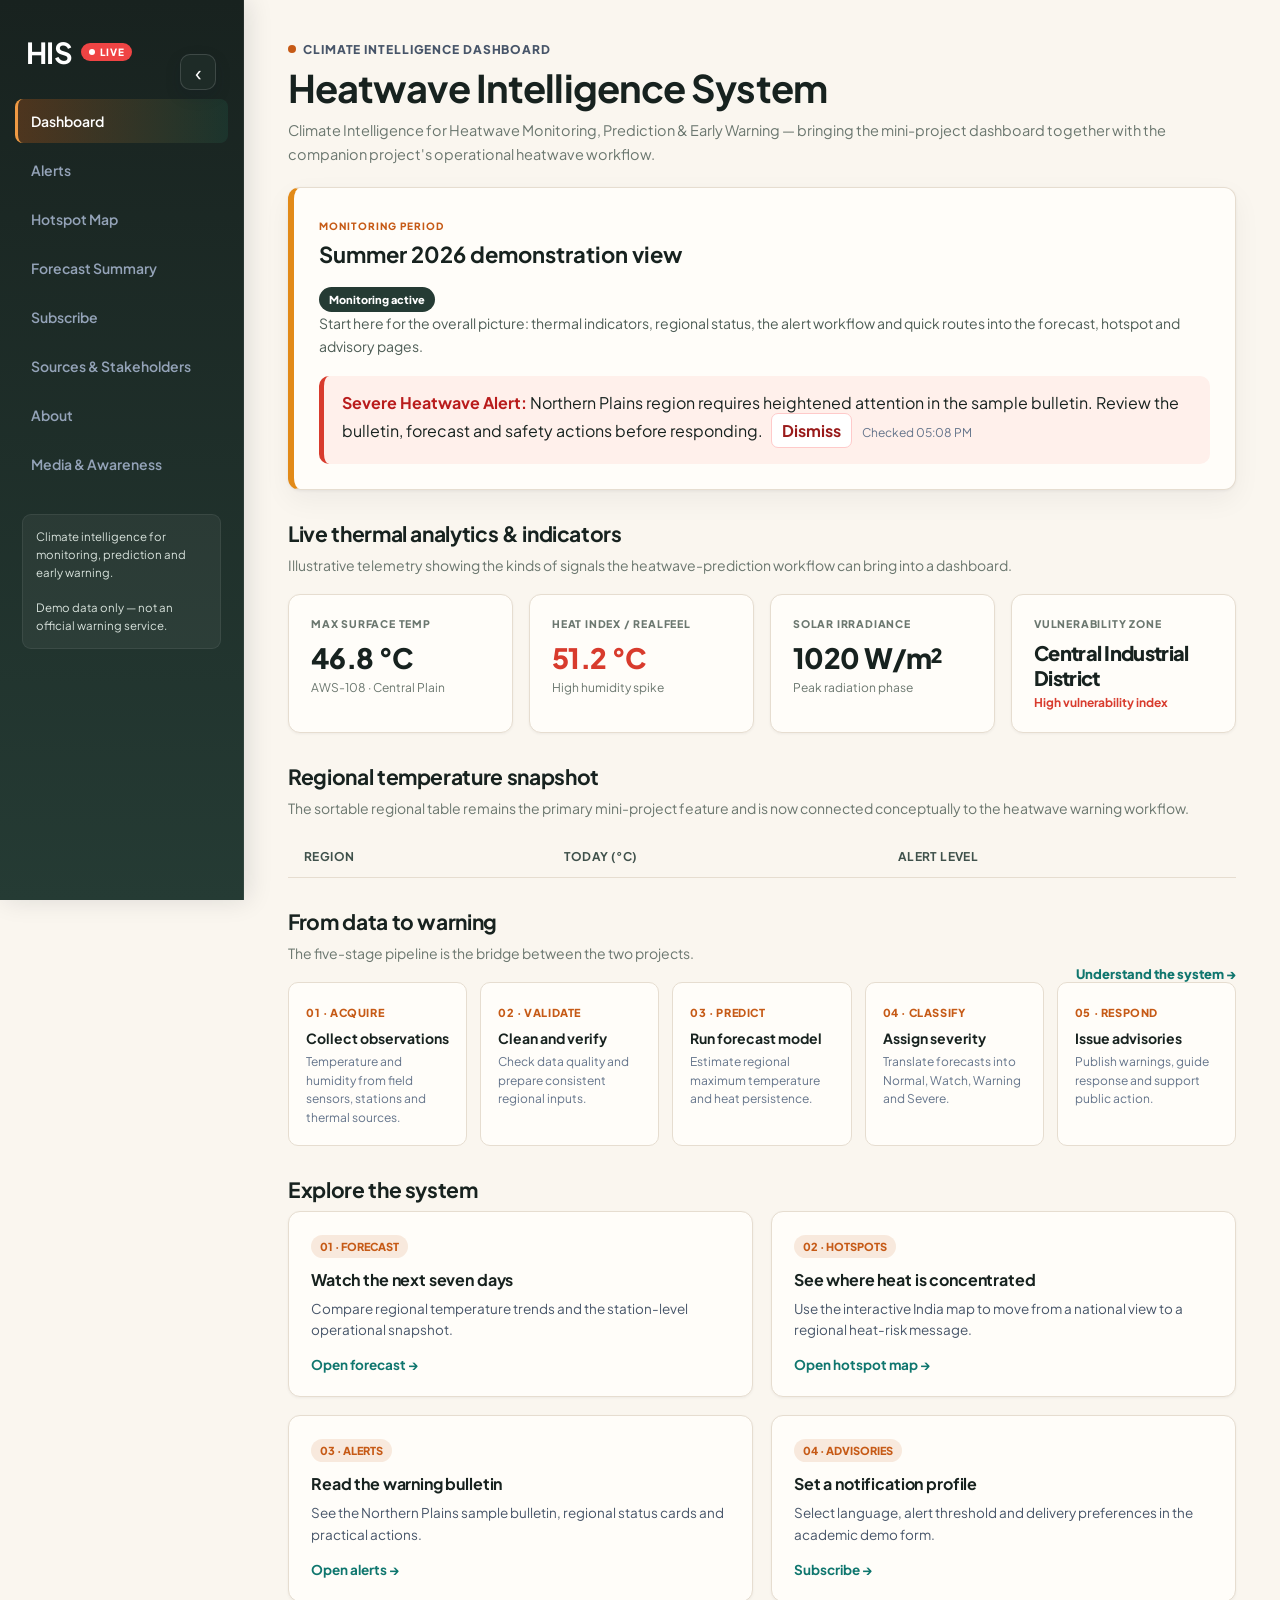
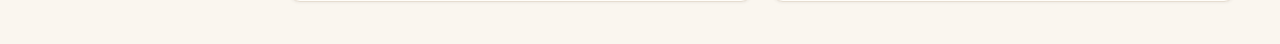
<file: WDL_Heatwave/index.html>
<!DOCTYPE html>
<html lang="en">
<head>
    <meta charset="UTF-8">
    <meta name="viewport" content="width=device-width, initial-scale=1">
    <title>Dashboard | Heatwave Intelligence System</title>
    <link rel="preconnect" href="https://fonts.googleapis.com">
    <link rel="preconnect" href="https://fonts.gstatic.com" crossorigin>
    <link href="https://fonts.googleapis.com/css2?family=Plus+Jakarta+Sans:wght@400;500;600;700;800&display=swap" rel="stylesheet">
    <link rel="stylesheet" href="style.css">
</head>
<body>
<aside class="sidebar" id="site-sidebar">
    <div class="sidebar-brand">
        <h2>HIS</h2><span class="live-dot">LIVE</span>
        <button type="button" id="sidebar-toggle" class="sidebar-toggle" aria-controls="site-sidebar" aria-expanded="true" title="Collapse sidebar">
            <span class="toggle-icon" aria-hidden="true">‹</span><span class="toggle-label">Collapse sidebar</span>
        </button>
    </div>
    <nav aria-label="Main navigation">
        <a href="index.html" class="active" aria-current="page" data-short="D">Dashboard</a><a href="alerts.html" data-short="A">Alerts</a><a href="hotspot.html" data-short="M">Hotspot Map</a><a href="forecast.html" data-short="F">Forecast Summary</a><a href="subscribe.html" data-short="S">Subscribe</a><a href="sources.html" data-short="R">Sources &amp; Stakeholders</a><a href="about.html" data-short="I">About</a><a href="media.html" data-short="W">Media &amp; Awareness</a>
    </nav>
    <div class="sidebar-note">Climate intelligence for monitoring, prediction and early warning.<br><br>Demo data only — not an official warning service.</div>
</aside>
<main class="main">
    <div class="content">
        
<section class="page-head"><div class="eyebrow">Climate intelligence dashboard</div><h1>Heatwave Intelligence System</h1><p>Climate Intelligence for Heatwave Monitoring, Prediction &amp; Early Warning — bringing the mini-project dashboard together with the companion project's operational heatwave workflow.</p></section>

<section class="hero">
    <div class="hero-heading"><div><span class="section-kicker">MONITORING PERIOD</span><h2>Summer 2026 demonstration view</h2></div><span class="season-badge">Monitoring active</span></div>
    <p>Start here for the overall picture: thermal indicators, regional status, the alert workflow and quick routes into the forecast, hotspot and advisory pages.</p>
    <div class="status-banner"><strong>Severe Heatwave Alert:</strong> Northern Plains region requires heightened attention in the sample bulletin. Review the bulletin, forecast and safety actions before responding.<button type="button" id="dismiss-alert" class="small-button">Dismiss</button><span class="status-time">Checked <span id="status-time">--:--</span></span></div>
</section>

<section class="section">
    <h2 class="section-title">Live thermal analytics &amp; indicators</h2>
    <p class="section-intro">Illustrative telemetry showing the kinds of signals the heatwave-prediction workflow can bring into a dashboard.</p>
    <div class="metrics-grid">
        <article class="metric-card"><div class="label">Max surface temp</div><div class="value">46.8 °C</div><div class="subtext">AWS-108 · Central Plain</div></article>
        <article class="metric-card"><div class="label">Heat index / RealFeel</div><div class="value alert">51.2 °C</div><div class="subtext">High humidity spike</div></article>
        <article class="metric-card"><div class="label">Solar irradiance</div><div class="value">1020 W/m²</div><div class="subtext">Peak radiation phase</div></article>
        <article class="metric-card"><div class="label">Vulnerability zone</div><div class="value value-compact">Central Industrial District</div><div class="subtext alert">High vulnerability index</div></article>
    </div>
</section>

<section class="section">
    <h2 class="section-title">Regional temperature snapshot</h2>
    <p class="section-intro">The sortable regional table remains the primary mini-project feature and is now connected conceptually to the heatwave warning workflow.</p>
    <div class="tablewrap"><table id="tbl"><thead><tr><th class="sort" data-k="name">Region</th><th class="sort" data-k="t">Today (°C)</th><th>Alert level</th></tr></thead><tbody></tbody></table></div>
</section>

<section class="section">
    <div class="section-heading-row"><div><h2 class="section-title">From data to warning</h2><p class="section-intro">The five-stage pipeline is the bridge between the two projects.</p></div><a class="section-link" href="about.html">Understand the system →</a></div>
    <div class="process-grid">
        <article class="process-step"><span class="step-no">01 · ACQUIRE</span><h3>Collect observations</h3><p>Temperature and humidity from field sensors, stations and thermal sources.</p></article>
        <article class="process-step"><span class="step-no">02 · VALIDATE</span><h3>Clean and verify</h3><p>Check data quality and prepare consistent regional inputs.</p></article>
        <article class="process-step"><span class="step-no">03 · PREDICT</span><h3>Run forecast model</h3><p>Estimate regional maximum temperature and heat persistence.</p></article>
        <article class="process-step"><span class="step-no">04 · CLASSIFY</span><h3>Assign severity</h3><p>Translate forecasts into Normal, Watch, Warning and Severe.</p></article>
        <article class="process-step"><span class="step-no">05 · RESPOND</span><h3>Issue advisories</h3><p>Publish warnings, guide response and support public action.</p></article>
    </div>
</section>

<section class="section">
    <h2 class="section-title">Explore the system</h2>
    <div class="grid-2">
        <article class="protocol-card"><span class="card-number">01 · FORECAST</span><h3>Watch the next seven days</h3><p>Compare regional temperature trends and the station-level operational snapshot.</p><a href="forecast.html">Open forecast →</a></article>
        <article class="protocol-card"><span class="card-number">02 · HOTSPOTS</span><h3>See where heat is concentrated</h3><p>Use the interactive India map to move from a national view to a regional heat-risk message.</p><a href="hotspot.html">Open hotspot map →</a></article>
        <article class="protocol-card"><span class="card-number">03 · ALERTS</span><h3>Read the warning bulletin</h3><p>See the Northern Plains sample bulletin, regional status cards and practical actions.</p><a href="alerts.html">Open alerts →</a></article>
        <article class="protocol-card"><span class="card-number">04 · ADVISORIES</span><h3>Set a notification profile</h3><p>Select language, alert threshold and delivery preferences in the academic demo form.</p><a href="subscribe.html">Subscribe →</a></article>
    </div>
</section>

    </div>
</main>
<script src="jquery-4.0.0.min.js"></script>
<script src="data.js"></script>
<script src="site.js"></script>
<script src="dashboard.js"></script>
</body>
</html>
</file>
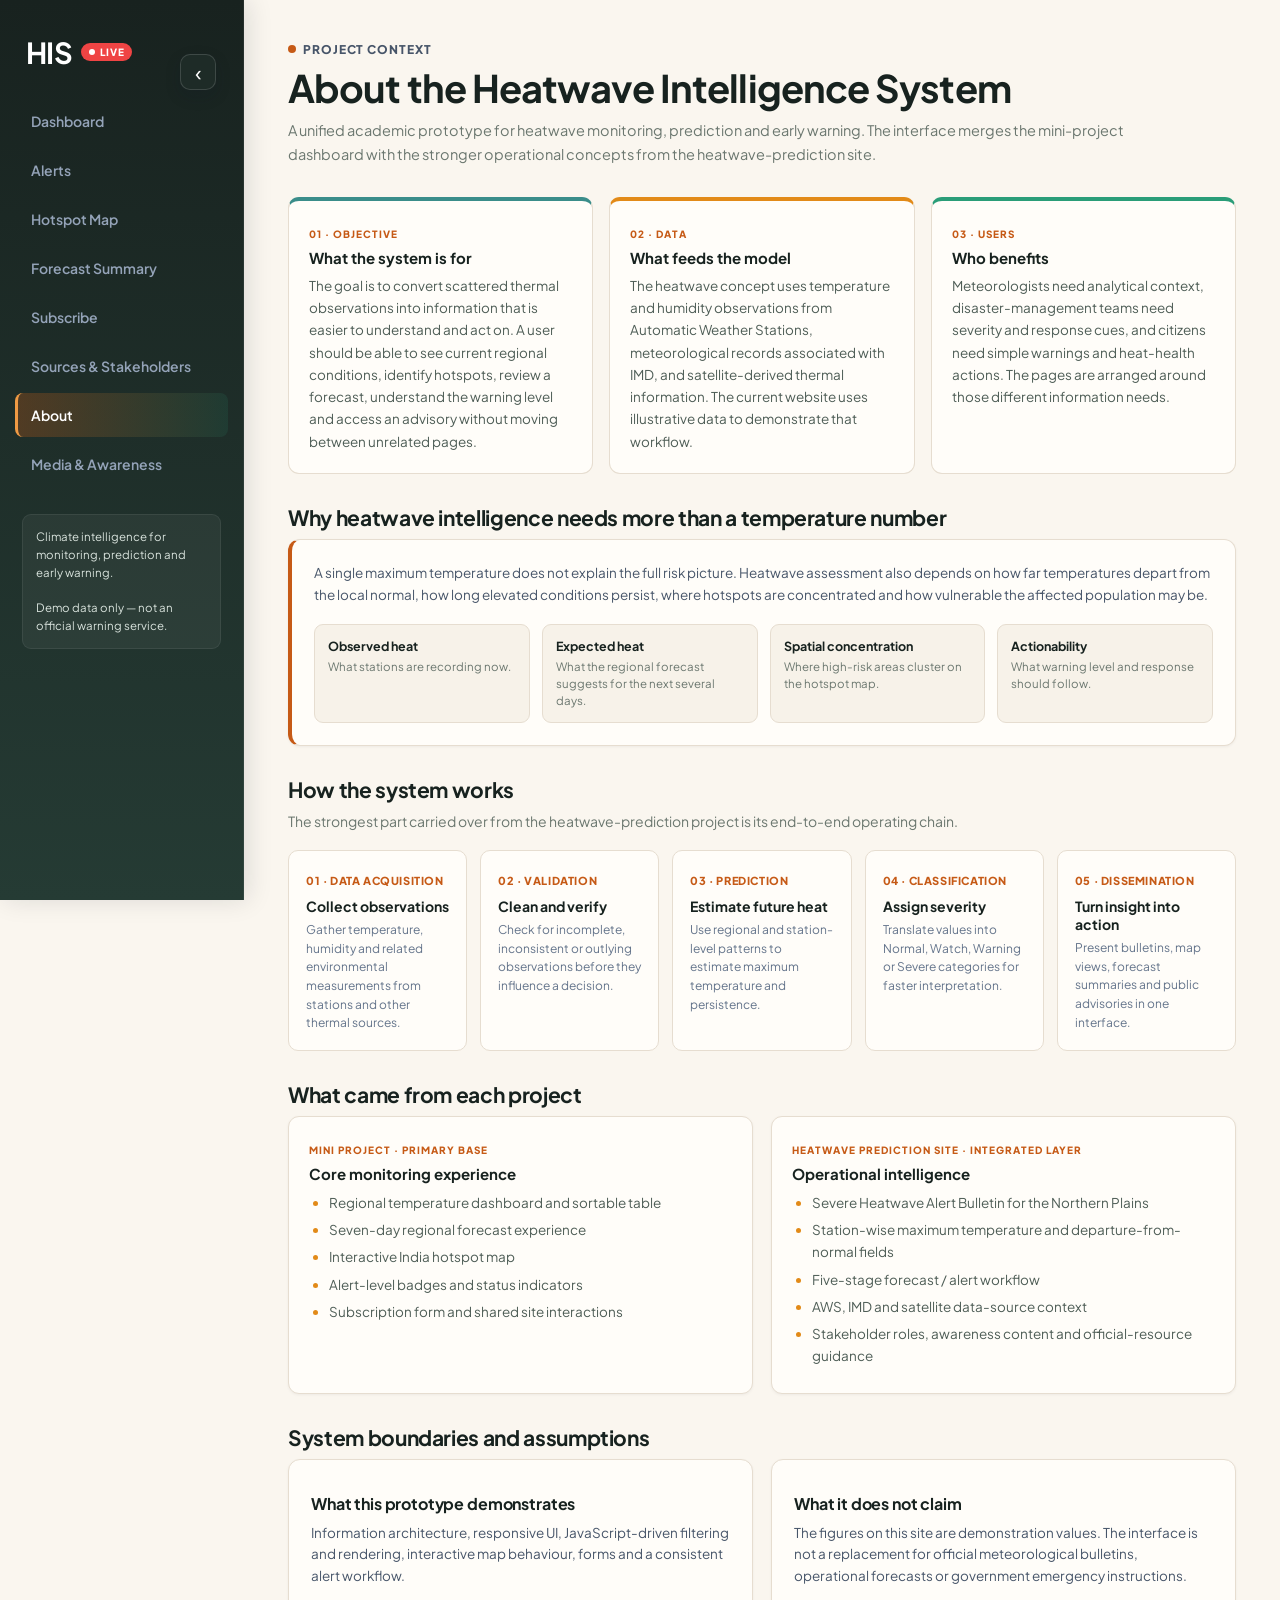
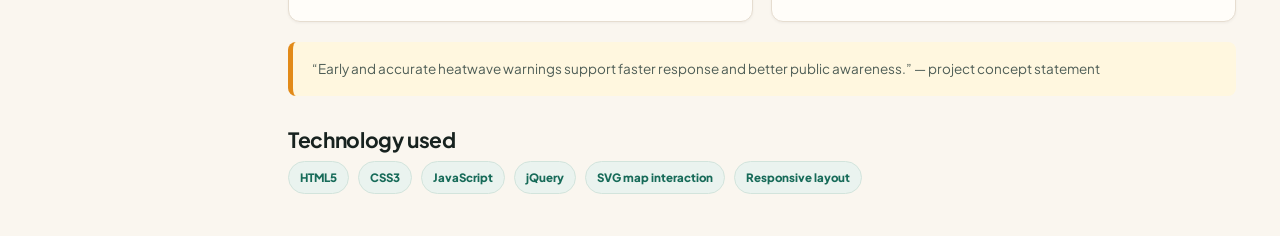
<file: WDL_Heatwave/about.html>
<!DOCTYPE html>
<html lang="en">
<head>
    <meta charset="UTF-8">
    <meta name="viewport" content="width=device-width, initial-scale=1">
    <title>About | Heatwave Intelligence System</title>
    <link rel="preconnect" href="https://fonts.googleapis.com">
    <link rel="preconnect" href="https://fonts.gstatic.com" crossorigin>
    <link href="https://fonts.googleapis.com/css2?family=Plus+Jakarta+Sans:wght@400;500;600;700;800&display=swap" rel="stylesheet">
    <link rel="stylesheet" href="style.css">
</head>
<body>
<aside class="sidebar" id="site-sidebar">
    <div class="sidebar-brand">
        <h2>HIS</h2><span class="live-dot">LIVE</span>
        <button type="button" id="sidebar-toggle" class="sidebar-toggle" aria-controls="site-sidebar" aria-expanded="true" title="Collapse sidebar">
            <span class="toggle-icon" aria-hidden="true">‹</span><span class="toggle-label">Collapse sidebar</span>
        </button>
    </div>
    <nav aria-label="Main navigation">
        <a href="index.html" data-short="D">Dashboard</a><a href="alerts.html" data-short="A">Alerts</a><a href="hotspot.html" data-short="M">Hotspot Map</a><a href="forecast.html" data-short="F">Forecast Summary</a><a href="subscribe.html" data-short="S">Subscribe</a><a href="sources.html" data-short="R">Sources &amp; Stakeholders</a><a href="about.html" class="active" aria-current="page" data-short="I">About</a><a href="media.html" data-short="W">Media &amp; Awareness</a>
    </nav>
    <div class="sidebar-note">Climate intelligence for monitoring, prediction and early warning.<br><br>Demo data only — not an official warning service.</div>
</aside>
<main class="main">
    <div class="content">
        
<section class="page-head"><div class="eyebrow">Project context</div><h1>About the Heatwave Intelligence System</h1><p>A unified academic prototype for heatwave monitoring, prediction and early warning. The interface merges the mini-project dashboard with the stronger operational concepts from the heatwave-prediction site.</p></section>

<section class="section">
    <div class="info-grid">
        <article class="info-block objective"><span class="section-kicker">01 · OBJECTIVE</span><h3>What the system is for</h3><p>The goal is to convert scattered thermal observations into information that is easier to understand and act on. A user should be able to see current regional conditions, identify hotspots, review a forecast, understand the warning level and access an advisory without moving between unrelated pages.</p></article>
        <article class="info-block sources"><span class="section-kicker">02 · DATA</span><h3>What feeds the model</h3><p>The heatwave concept uses temperature and humidity observations from Automatic Weather Stations, meteorological records associated with IMD, and satellite-derived thermal information. The current website uses illustrative data to demonstrate that workflow.</p></article>
        <article class="info-block stakeholders"><span class="section-kicker">03 · USERS</span><h3>Who benefits</h3><p>Meteorologists need analytical context, disaster-management teams need severity and response cues, and citizens need simple warnings and heat-health actions. The pages are arranged around those different information needs.</p></article>
    </div>
</section>

<section class="section">
    <h2 class="section-title">Why heatwave intelligence needs more than a temperature number</h2>
    <div class="card feature-card">
        <p class="body-copy">A single maximum temperature does not explain the full risk picture. Heatwave assessment also depends on how far temperatures depart from the local normal, how long elevated conditions persist, where hotspots are concentrated and how vulnerable the affected population may be.</p>
        <div class="mini-grid">
            <div><strong>Observed heat</strong><span>What stations are recording now.</span></div>
            <div><strong>Expected heat</strong><span>What the regional forecast suggests for the next several days.</span></div>
            <div><strong>Spatial concentration</strong><span>Where high-risk areas cluster on the hotspot map.</span></div>
            <div><strong>Actionability</strong><span>What warning level and response should follow.</span></div>
        </div>
    </div>
</section>

<section class="section">
    <h2 class="section-title">How the system works</h2>
    <p class="section-intro">The strongest part carried over from the heatwave-prediction project is its end-to-end operating chain.</p>
    <div class="process-grid">
        <article class="process-step"><span class="step-no">01 · DATA ACQUISITION</span><h3>Collect observations</h3><p>Gather temperature, humidity and related environmental measurements from stations and other thermal sources.</p></article>
        <article class="process-step"><span class="step-no">02 · VALIDATION</span><h3>Clean and verify</h3><p>Check for incomplete, inconsistent or outlying observations before they influence a decision.</p></article>
        <article class="process-step"><span class="step-no">03 · PREDICTION</span><h3>Estimate future heat</h3><p>Use regional and station-level patterns to estimate maximum temperature and persistence.</p></article>
        <article class="process-step"><span class="step-no">04 · CLASSIFICATION</span><h3>Assign severity</h3><p>Translate values into Normal, Watch, Warning or Severe categories for faster interpretation.</p></article>
        <article class="process-step"><span class="step-no">05 · DISSEMINATION</span><h3>Turn insight into action</h3><p>Present bulletins, map views, forecast summaries and public advisories in one interface.</p></article>
    </div>
</section>

<section class="section">
    <h2 class="section-title">What came from each project</h2>
    <div class="grid-2">
        <article class="list-card"><span class="section-kicker">MINI PROJECT · PRIMARY BASE</span><h3>Core monitoring experience</h3><ul><li>Regional temperature dashboard and sortable table</li><li>Seven-day regional forecast experience</li><li>Interactive India hotspot map</li><li>Alert-level badges and status indicators</li><li>Subscription form and shared site interactions</li></ul></article>
        <article class="list-card"><span class="section-kicker">HEATWAVE PREDICTION SITE · INTEGRATED LAYER</span><h3>Operational intelligence</h3><ul><li>Severe Heatwave Alert Bulletin for the Northern Plains</li><li>Station-wise maximum temperature and departure-from-normal fields</li><li>Five-stage forecast / alert workflow</li><li>AWS, IMD and satellite data-source context</li><li>Stakeholder roles, awareness content and official-resource guidance</li></ul></article>
    </div>
</section>

<section class="section">
    <h2 class="section-title">System boundaries and assumptions</h2>
    <div class="grid-2">
        <article class="card"><h3>What this prototype demonstrates</h3><p>Information architecture, responsive UI, JavaScript-driven filtering and rendering, interactive map behaviour, forms and a consistent alert workflow.</p></article>
        <article class="card"><h3>What it does not claim</h3><p>The figures on this site are demonstration values. The interface is not a replacement for official meteorological bulletins, operational forecasts or government emergency instructions.</p></article>
    </div>
    <blockquote>“Early and accurate heatwave warnings support faster response and better public awareness.” — project concept statement</blockquote>
</section>

<section class="section">
    <h2 class="section-title">Technology used</h2>
    <div class="tech-strip"><span>HTML5</span><span>CSS3</span><span>JavaScript</span><span>jQuery</span><span>SVG map interaction</span><span>Responsive layout</span></div>
</section>

    </div>
</main>
<script src="jquery-4.0.0.min.js"></script>
<script src="data.js"></script>
<script src="site.js"></script>

</body>
</html>
</file>
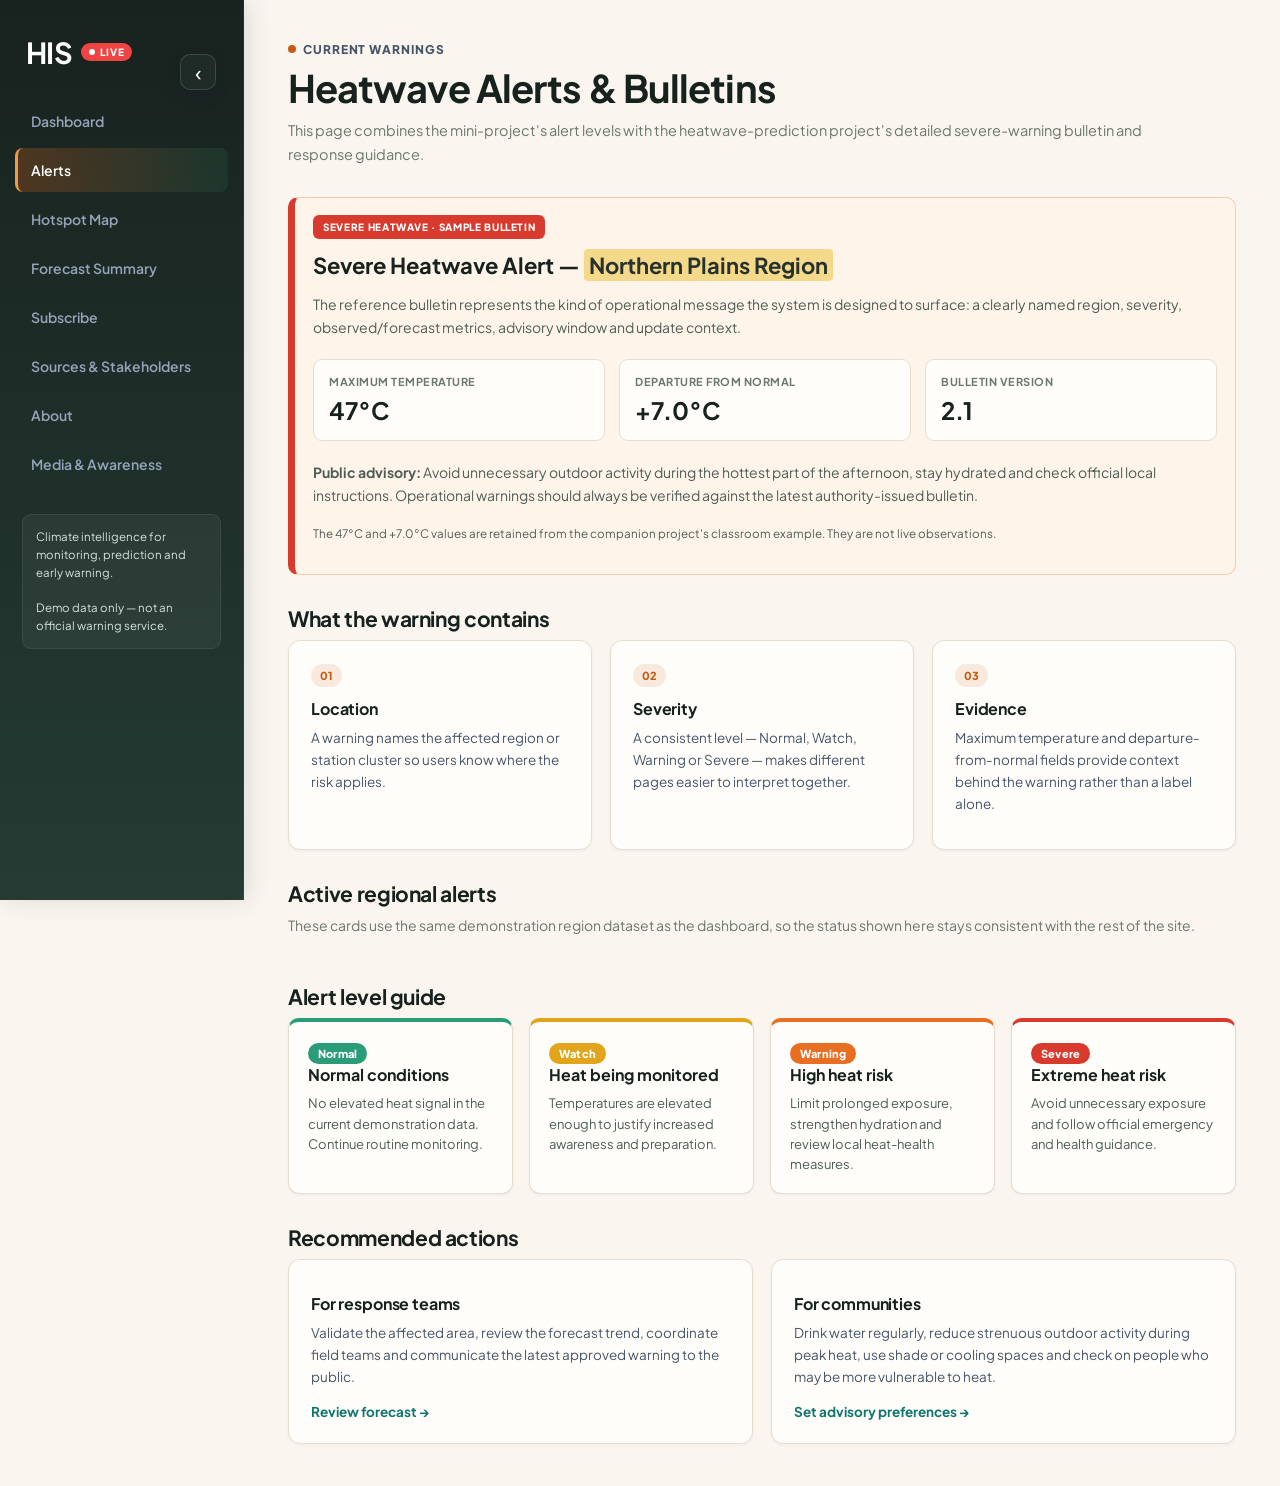
<file: WDL_Heatwave/alerts.html>
<!DOCTYPE html>
<html lang="en">
<head>
    <meta charset="UTF-8">
    <meta name="viewport" content="width=device-width, initial-scale=1">
    <title>Alerts | Heatwave Intelligence System</title>
    <link rel="preconnect" href="https://fonts.googleapis.com">
    <link rel="preconnect" href="https://fonts.gstatic.com" crossorigin>
    <link href="https://fonts.googleapis.com/css2?family=Plus+Jakarta+Sans:wght@400;500;600;700;800&display=swap" rel="stylesheet">
    <link rel="stylesheet" href="style.css">
</head>
<body>
<aside class="sidebar" id="site-sidebar">
    <div class="sidebar-brand">
        <h2>HIS</h2><span class="live-dot">LIVE</span>
        <button type="button" id="sidebar-toggle" class="sidebar-toggle" aria-controls="site-sidebar" aria-expanded="true" title="Collapse sidebar">
            <span class="toggle-icon" aria-hidden="true">‹</span><span class="toggle-label">Collapse sidebar</span>
        </button>
    </div>
    <nav aria-label="Main navigation">
        <a href="index.html" data-short="D">Dashboard</a><a href="alerts.html" class="active" aria-current="page" data-short="A">Alerts</a><a href="hotspot.html" data-short="M">Hotspot Map</a><a href="forecast.html" data-short="F">Forecast Summary</a><a href="subscribe.html" data-short="S">Subscribe</a><a href="sources.html" data-short="R">Sources &amp; Stakeholders</a><a href="about.html" data-short="I">About</a><a href="media.html" data-short="W">Media &amp; Awareness</a>
    </nav>
    <div class="sidebar-note">Climate intelligence for monitoring, prediction and early warning.<br><br>Demo data only — not an official warning service.</div>
</aside>
<main class="main">
    <div class="content">
        
<section class="page-head"><div class="eyebrow">Current warnings</div><h1>Heatwave Alerts &amp; Bulletins</h1><p>This page combines the mini-project's alert levels with the heatwave-prediction project's detailed severe-warning bulletin and response guidance.</p></section>

<section class="section">
    <div class="alert-panel" id="north-bulletin">
        <span class="alert-label">Severe heatwave · sample bulletin</span>
        <h2>Severe Heatwave Alert — <mark>Northern Plains Region</mark></h2>
        <p>The reference bulletin represents the kind of operational message the system is designed to surface: a clearly named region, severity, observed/forecast metrics, advisory window and update context.</p>
        <div class="metric-row"><div class="metric"><span>Maximum temperature</span><strong>47°C</strong></div><div class="metric"><span>Departure from normal</span><strong>+7.0°C</strong></div><div class="metric"><span>Bulletin version</span><strong>2.1</strong></div></div>
        <p><strong>Public advisory:</strong> Avoid unnecessary outdoor activity during the hottest part of the afternoon, stay hydrated and check official local instructions. Operational warnings should always be verified against the latest authority-issued bulletin.</p>
        <p><small>The 47°C and +7.0°C values are retained from the companion project's classroom example. They are not live observations.</small></p>
    </div>
</section>

<section class="section">
    <h2 class="section-title">What the warning contains</h2>
    <div class="grid">
        <article class="card"><span class="card-number">01</span><h3>Location</h3><p>A warning names the affected region or station cluster so users know where the risk applies.</p></article>
        <article class="card"><span class="card-number">02</span><h3>Severity</h3><p>A consistent level — Normal, Watch, Warning or Severe — makes different pages easier to interpret together.</p></article>
        <article class="card"><span class="card-number">03</span><h3>Evidence</h3><p>Maximum temperature and departure-from-normal fields provide context behind the warning rather than a label alone.</p></article>
    </div>
</section>

<section class="section">
    <h2 class="section-title">Active regional alerts</h2>
    <p class="section-intro">These cards use the same demonstration region dataset as the dashboard, so the status shown here stays consistent with the rest of the site.</p>
    <div id="regional-alerts" class="alerts-grid" aria-live="polite"></div>
</section>

<section class="section">
    <h2 class="section-title">Alert level guide</h2>
    <div class="alerts-grid">
        <article class="alerts-card alerts-l0"><span class="badge l0">Normal</span><h3>Normal conditions</h3><p>No elevated heat signal in the current demonstration data. Continue routine monitoring.</p></article>
        <article class="alerts-card alerts-l1"><span class="badge l1">Watch</span><h3>Heat being monitored</h3><p>Temperatures are elevated enough to justify increased awareness and preparation.</p></article>
        <article class="alerts-card alerts-l2"><span class="badge l2">Warning</span><h3>High heat risk</h3><p>Limit prolonged exposure, strengthen hydration and review local heat-health measures.</p></article>
        <article class="alerts-card alerts-l3"><span class="badge l3">Severe</span><h3>Extreme heat risk</h3><p>Avoid unnecessary exposure and follow official emergency and health guidance.</p></article>
    </div>
</section>

<section class="section">
    <h2 class="section-title">Recommended actions</h2>
    <div class="grid-2">
        <article class="protocol-card"><h3>For response teams</h3><p>Validate the affected area, review the forecast trend, coordinate field teams and communicate the latest approved warning to the public.</p><a href="forecast.html">Review forecast →</a></article>
        <article class="protocol-card"><h3>For communities</h3><p>Drink water regularly, reduce strenuous outdoor activity during peak heat, use shade or cooling spaces and check on people who may be more vulnerable to heat.</p><a href="subscribe.html">Set advisory preferences →</a></article>
    </div>
</section>

    </div>
</main>
<script src="jquery-4.0.0.min.js"></script>
<script src="site.js"></script>
<script src="data.js"></script>
<script src="alerts.js"></script>

</body>
</html>
</file>
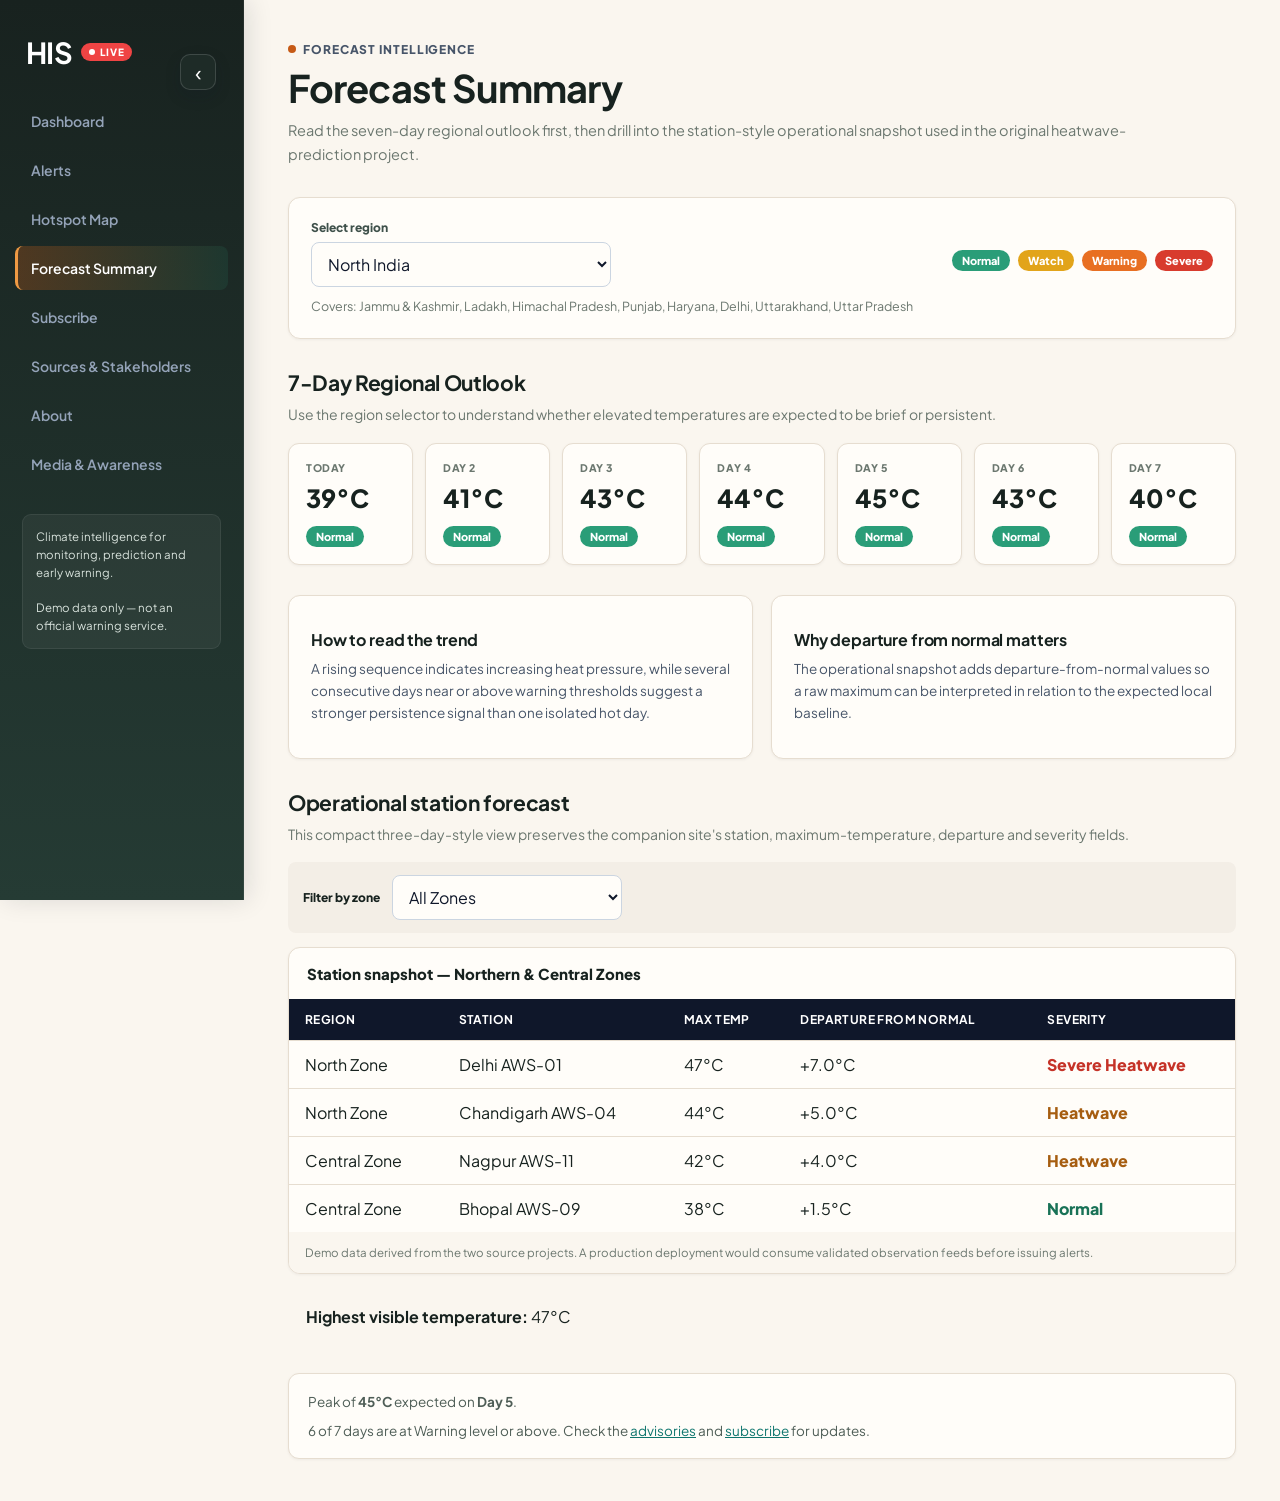
<file: WDL_Heatwave/forecast.html>
<!DOCTYPE html>
<html lang="en">
<head>
    <meta charset="UTF-8">
    <meta name="viewport" content="width=device-width, initial-scale=1">
    <title>Forecast Summary | Heatwave Intelligence System</title>
    <link rel="preconnect" href="https://fonts.googleapis.com">
    <link rel="preconnect" href="https://fonts.gstatic.com" crossorigin>
    <link href="https://fonts.googleapis.com/css2?family=Plus+Jakarta+Sans:wght@400;500;600;700;800&display=swap" rel="stylesheet">
    <link rel="stylesheet" href="style.css">
</head>
<body>
<aside class="sidebar" id="site-sidebar">
    <div class="sidebar-brand">
        <h2>HIS</h2><span class="live-dot">LIVE</span>
        <button type="button" id="sidebar-toggle" class="sidebar-toggle" aria-controls="site-sidebar" aria-expanded="true" title="Collapse sidebar">
            <span class="toggle-icon" aria-hidden="true">‹</span><span class="toggle-label">Collapse sidebar</span>
        </button>
    </div>
    <nav aria-label="Main navigation">
        <a href="index.html" data-short="D">Dashboard</a><a href="alerts.html" data-short="A">Alerts</a><a href="hotspot.html" data-short="M">Hotspot Map</a><a href="forecast.html" class="active" aria-current="page" data-short="F">Forecast Summary</a><a href="subscribe.html" data-short="S">Subscribe</a><a href="sources.html" data-short="R">Sources &amp; Stakeholders</a><a href="about.html" data-short="I">About</a><a href="media.html" data-short="W">Media &amp; Awareness</a>
    </nav>
    <div class="sidebar-note">Climate intelligence for monitoring, prediction and early warning.<br><br>Demo data only — not an official warning service.</div>
</aside>
<main class="main">
    <div class="content">
        
<section class="page-head"><div class="eyebrow">Forecast intelligence</div><h1>Forecast Summary</h1><p>Read the seven-day regional outlook first, then drill into the station-style operational snapshot used in the original heatwave-prediction project.</p></section>

<section class="section">
    <div class="panel">
        <div class="forecast-toolbar"><div><label class="forecast-label" for="region-select">Select region</label><select id="region-select" class="forecast-select"></select></div><div class="forecast-legend"><span class="forecast-pill level-normal">Normal</span><span class="forecast-pill level-watch">Watch</span><span class="forecast-pill level-warning">Warning</span><span class="forecast-pill level-severe">Severe</span></div></div>
        <p id="region-covers" class="forecast-covers"></p>
    </div>
</section>

<section class="section">
    <h2 class="section-title">7-Day Regional Outlook</h2>
    <p class="section-intro">Use the region selector to understand whether elevated temperatures are expected to be brief or persistent.</p>
    <div id="forecast-grid" class="forecast-grid" aria-live="polite"></div>
</section>

<section class="section">
    <div class="grid-2">
        <article class="card"><h3>How to read the trend</h3><p>A rising sequence indicates increasing heat pressure, while several consecutive days near or above warning thresholds suggest a stronger persistence signal than one isolated hot day.</p></article>
        <article class="card"><h3>Why departure from normal matters</h3><p>The operational snapshot adds departure-from-normal values so a raw maximum can be interpreted in relation to the expected local baseline.</p></article>
    </div>
</section>

<section class="section">
    <h2 class="section-title">Operational station forecast</h2>
    <p class="section-intro">This compact three-day-style view preserves the companion site's station, maximum-temperature, departure and severity fields.</p>
    <div class="filter-bar"><label for="forecast-filter">Filter by zone</label><select id="forecast-filter"><option value="all">All Zones</option><option value="north zone">North Zone</option><option value="central zone">Central Zone</option></select></div>
    <div class="table-wrapper spaced-table"><table id="forecast-table"><caption>Station snapshot — Northern &amp; Central Zones</caption><thead><tr><th>Region</th><th>Station</th><th>Max Temp</th><th>Departure from Normal</th><th>Severity</th></tr></thead><tbody></tbody><tfoot><tr><td colspan="5">Demo data derived from the two source projects. A production deployment would consume validated observation feeds before issuing alerts.</td></tr></tfoot></table></div>
    <div class="highlight-box tight-highlight"><strong>Highest visible temperature:</strong> <span id="highest-temp">—</span></div>
</section>

<section class="section"><div id="forecast-summary" class="forecast-summary" aria-live="polite"></div></section>

    </div>
</main>
<script src="jquery-4.0.0.min.js"></script>
<script src="data.js"></script>
<script src="site.js"></script>
<script src="forecast.js"></script>
</body>
</html>
</file>
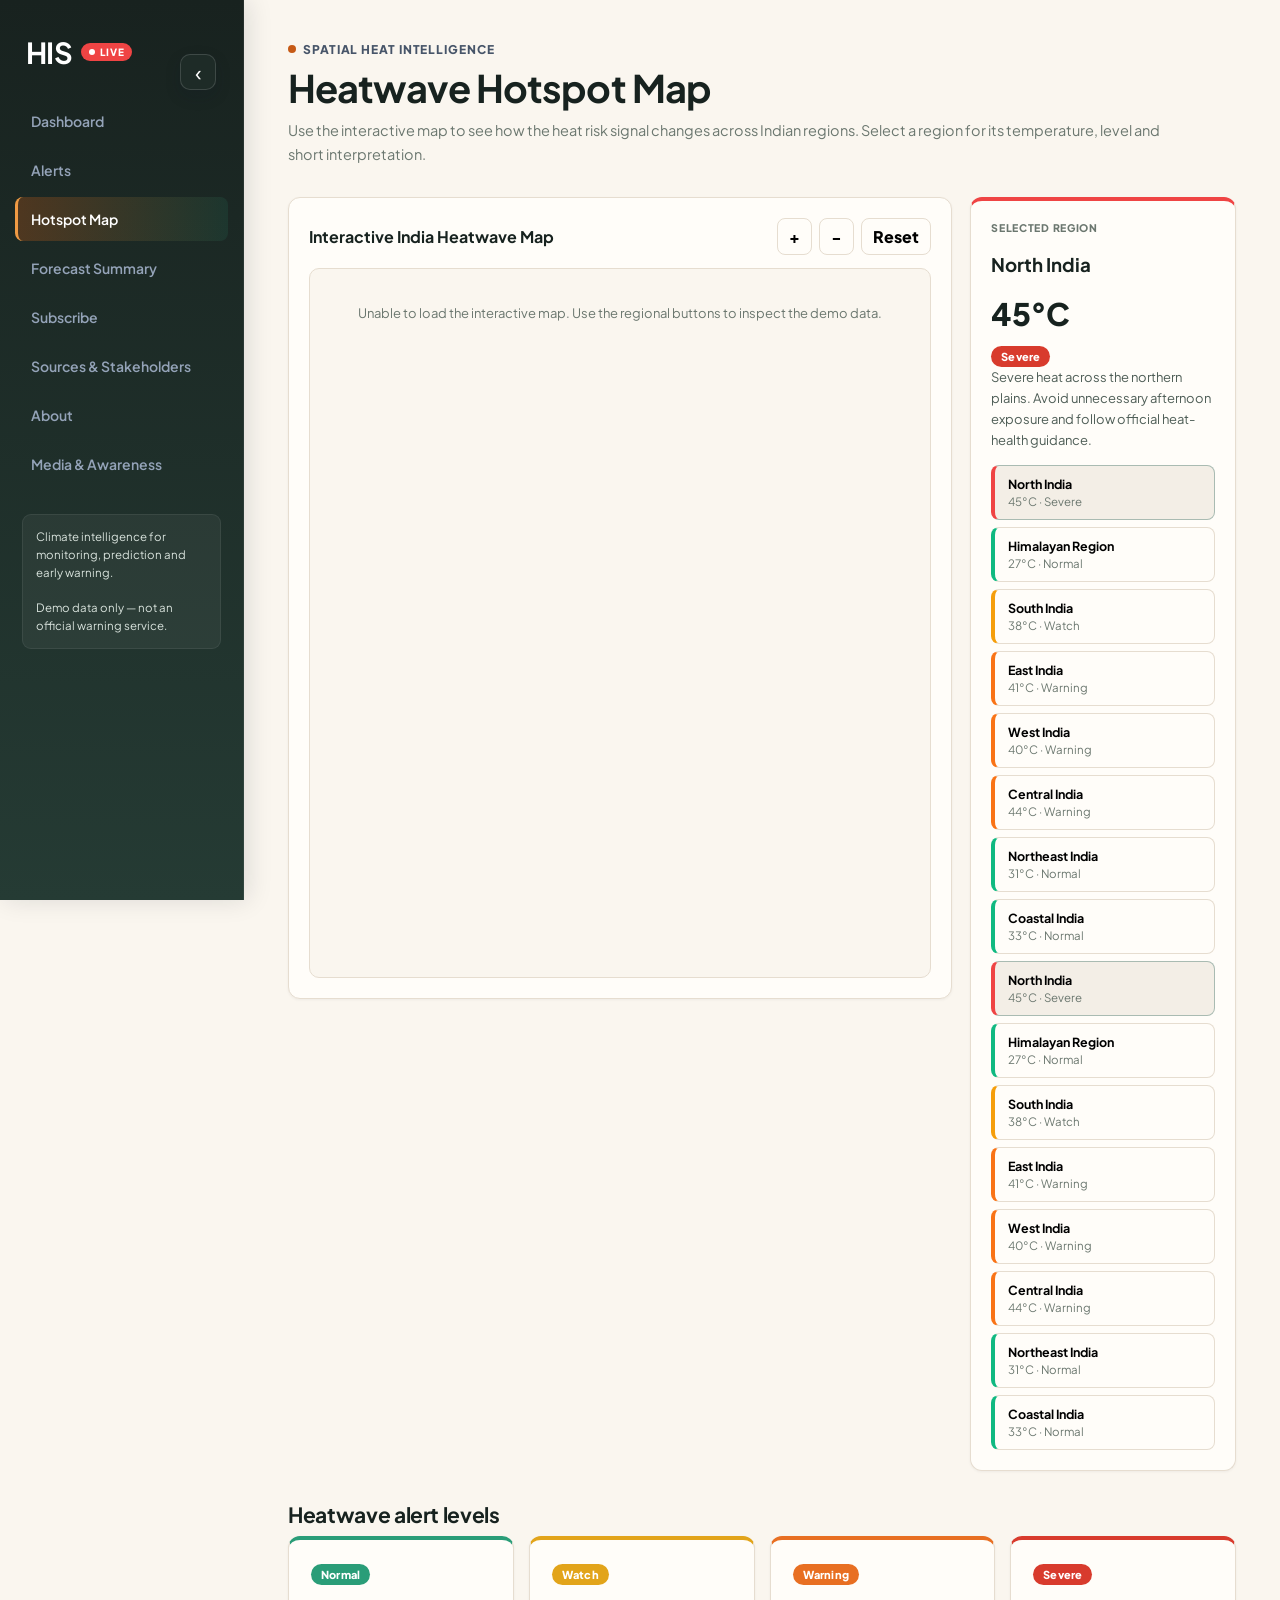
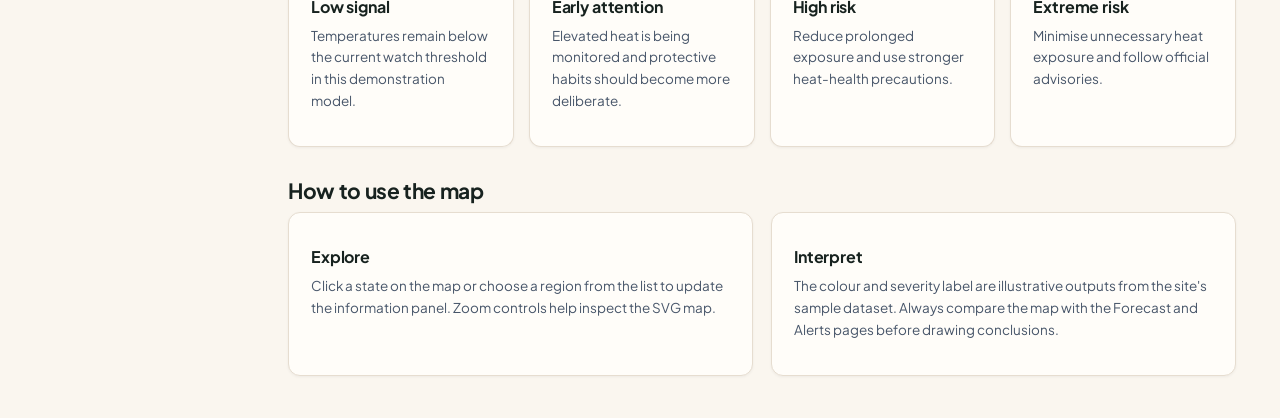
<file: WDL_Heatwave/hotspot.html>
<!DOCTYPE html>
<html lang="en">
<head>
    <meta charset="UTF-8">
    <meta name="viewport" content="width=device-width, initial-scale=1">
    <title>Hotspot Map | Heatwave Intelligence System</title>
    <link rel="preconnect" href="https://fonts.googleapis.com">
    <link rel="preconnect" href="https://fonts.gstatic.com" crossorigin>
    <link href="https://fonts.googleapis.com/css2?family=Plus+Jakarta+Sans:wght@400;500;600;700;800&display=swap" rel="stylesheet">
    <link rel="stylesheet" href="style.css">
</head>
<body>
<aside class="sidebar" id="site-sidebar">
    <div class="sidebar-brand">
        <h2>HIS</h2><span class="live-dot">LIVE</span>
        <button type="button" id="sidebar-toggle" class="sidebar-toggle" aria-controls="site-sidebar" aria-expanded="true" title="Collapse sidebar">
            <span class="toggle-icon" aria-hidden="true">‹</span><span class="toggle-label">Collapse sidebar</span>
        </button>
    </div>
    <nav aria-label="Main navigation">
        <a href="index.html" data-short="D">Dashboard</a><a href="alerts.html" data-short="A">Alerts</a><a href="hotspot.html" class="active" aria-current="page" data-short="M">Hotspot Map</a><a href="forecast.html" data-short="F">Forecast Summary</a><a href="subscribe.html" data-short="S">Subscribe</a><a href="sources.html" data-short="R">Sources &amp; Stakeholders</a><a href="about.html" data-short="I">About</a><a href="media.html" data-short="W">Media &amp; Awareness</a>
    </nav>
    <div class="sidebar-note">Climate intelligence for monitoring, prediction and early warning.<br><br>Demo data only — not an official warning service.</div>
</aside>
<main class="main">
    <div class="content">
        <section class="page-head"><div class="eyebrow">Spatial heat intelligence</div><h1>Heatwave Hotspot Map</h1><p>Use the interactive map to see how the heat risk signal changes across Indian regions. Select a region for its temperature, level and short interpretation.</p></section>

<section class="section">
    <div class="map-layout">
        <div class="hotspot-map-box">
            <div class="map-toolbar"><h3>Interactive India Heatwave Map</h3><div class="map-buttons"><button type="button" id="zoomIn" aria-label="Zoom in">+</button><button type="button" id="zoomOut" aria-label="Zoom out">−</button><button type="button" id="resetMap" aria-label="Reset map">Reset</button></div></div>
            <div class="map-container"><div id="mapLoading" class="map-loading">Loading India map…</div><svg id="indiaMap" viewBox="0 0 900 920" role="img" aria-label="Interactive India heatwave hotspot map"><g id="mapGroup"></g></svg></div>
        </div>
        <aside class="hotspot-info" id="hotspotInfo"><div class="hotspot-label">Selected region</div><h3 id="selectedRegion">North India</h3><div class="hotspot-temp" id="selectedTemperature">45°C</div><div id="selectedBadge"><span class="badge l3">Severe</span></div><p class="hotspot-message" id="selectedMessage">Select a state or region to view the demonstration heat-risk message.</p><div id="regionList" class="region-list"></div></aside>
    </div>
</section>

<section class="section">
    <h2 class="section-title">Heatwave alert levels</h2>
    <div class="hotspot-guide">
        <article class="guide-card guide-l0"><span class="badge l0">Normal</span><h3>Low signal</h3><p>Temperatures remain below the current watch threshold in this demonstration model.</p></article>
        <article class="guide-card guide-l1"><span class="badge l1">Watch</span><h3>Early attention</h3><p>Elevated heat is being monitored and protective habits should become more deliberate.</p></article>
        <article class="guide-card guide-l2"><span class="badge l2">Warning</span><h3>High risk</h3><p>Reduce prolonged exposure and use stronger heat-health precautions.</p></article>
        <article class="guide-card guide-l3"><span class="badge l3">Severe</span><h3>Extreme risk</h3><p>Minimise unnecessary heat exposure and follow official advisories.</p></article>
    </div>
</section>

<section class="section">
    <h2 class="section-title">How to use the map</h2>
    <div class="grid-2">
        <article class="card"><h3>Explore</h3><p>Click a state on the map or choose a region from the list to update the information panel. Zoom controls help inspect the SVG map.</p></article>
        <article class="card"><h3>Interpret</h3><p>The colour and severity label are illustrative outputs from the site's sample dataset. Always compare the map with the Forecast and Alerts pages before drawing conclusions.</p></article>
    </div>
</section>

    </div>
</main>
<script src="jquery-4.0.0.min.js"></script>
<script src="site.js"></script>
<script src="data.js"></script>
<script src="hotspot.js"></script>
</body>
</html>
</file>
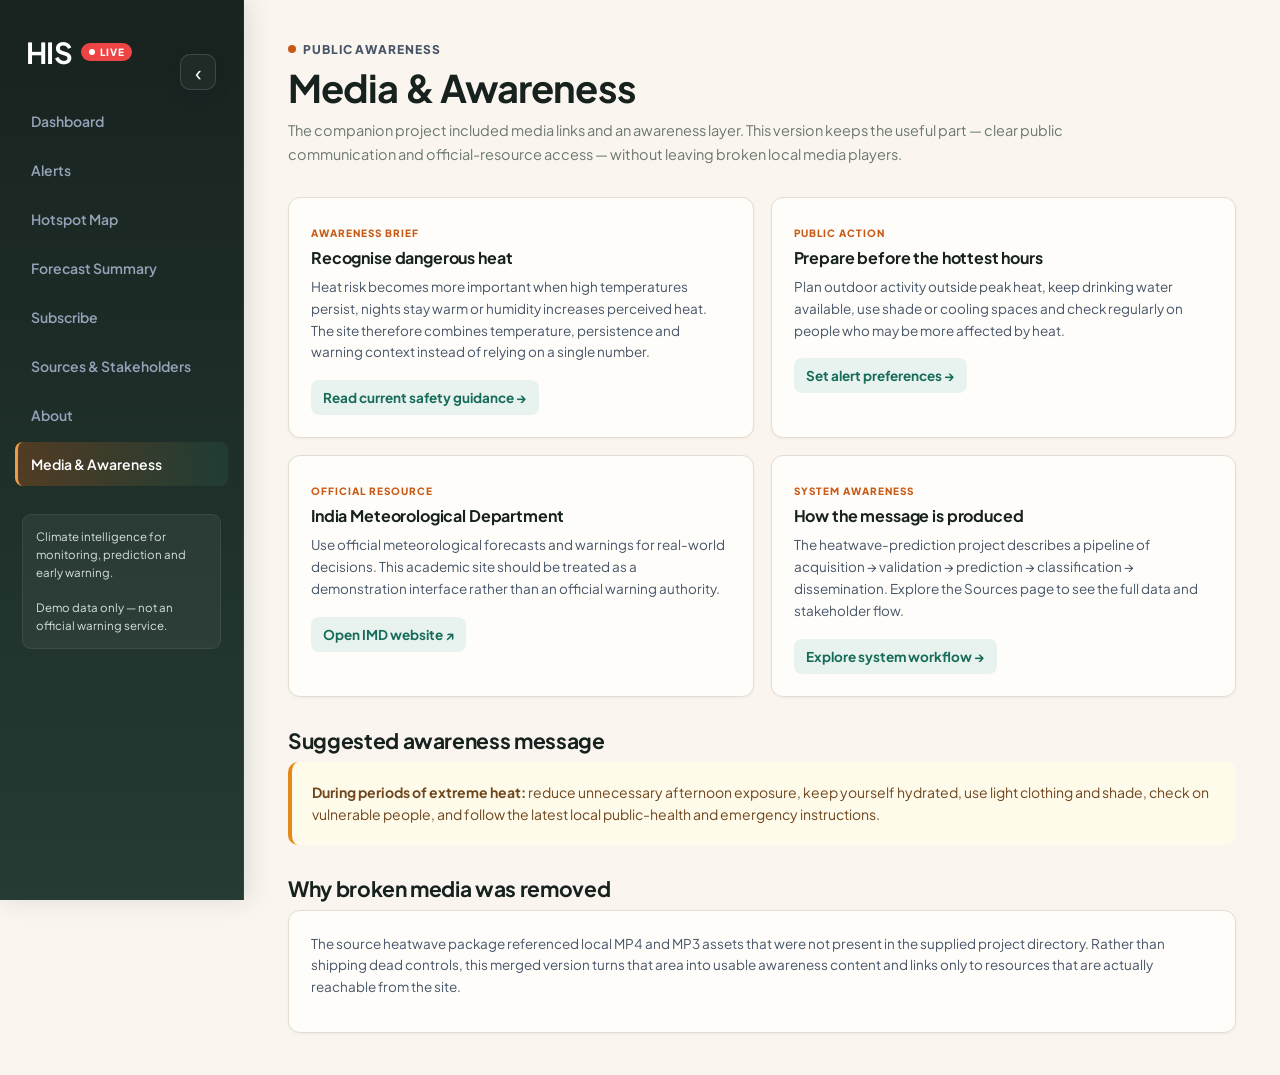
<file: WDL_Heatwave/media.html>
<!DOCTYPE html>
<html lang="en">
<head>
    <meta charset="UTF-8">
    <meta name="viewport" content="width=device-width, initial-scale=1">
    <title>Media & Awareness | Heatwave Intelligence System</title>
    <link rel="preconnect" href="https://fonts.googleapis.com">
    <link rel="preconnect" href="https://fonts.gstatic.com" crossorigin>
    <link href="https://fonts.googleapis.com/css2?family=Plus+Jakarta+Sans:wght@400;500;600;700;800&display=swap" rel="stylesheet">
    <link rel="stylesheet" href="style.css">
</head>
<body>
<aside class="sidebar" id="site-sidebar">
    <div class="sidebar-brand">
        <h2>HIS</h2><span class="live-dot">LIVE</span>
        <button type="button" id="sidebar-toggle" class="sidebar-toggle" aria-controls="site-sidebar" aria-expanded="true" title="Collapse sidebar">
            <span class="toggle-icon" aria-hidden="true">‹</span><span class="toggle-label">Collapse sidebar</span>
        </button>
    </div>
    <nav aria-label="Main navigation">
        <a href="index.html" data-short="D">Dashboard</a><a href="alerts.html" data-short="A">Alerts</a><a href="hotspot.html" data-short="M">Hotspot Map</a><a href="forecast.html" data-short="F">Forecast Summary</a><a href="subscribe.html" data-short="S">Subscribe</a><a href="sources.html" data-short="R">Sources &amp; Stakeholders</a><a href="about.html" data-short="I">About</a><a href="media.html" class="active" aria-current="page" data-short="W">Media &amp; Awareness</a>
    </nav>
    <div class="sidebar-note">Climate intelligence for monitoring, prediction and early warning.<br><br>Demo data only — not an official warning service.</div>
</aside>
<main class="main">
    <div class="content">
        
<section class="page-head"><div class="eyebrow">Public awareness</div><h1>Media &amp; Awareness</h1><p>The companion project included media links and an awareness layer. This version keeps the useful part — clear public communication and official-resource access — without leaving broken local media players.</p></section>

<section class="section">
    <div class="media-grid">
        <article class="media-card"><span class="section-kicker">AWARENESS BRIEF</span><h3>Recognise dangerous heat</h3><p>Heat risk becomes more important when high temperatures persist, nights stay warm or humidity increases perceived heat. The site therefore combines temperature, persistence and warning context instead of relying on a single number.</p><a class="media-link" href="alerts.html">Read current safety guidance →</a></article>
        <article class="media-card"><span class="section-kicker">PUBLIC ACTION</span><h3>Prepare before the hottest hours</h3><p>Plan outdoor activity outside peak heat, keep drinking water available, use shade or cooling spaces and check regularly on people who may be more affected by heat.</p><a class="media-link" href="subscribe.html">Set alert preferences →</a></article>
        <article class="media-card"><span class="section-kicker">OFFICIAL RESOURCE</span><h3>India Meteorological Department</h3><p>Use official meteorological forecasts and warnings for real-world decisions. This academic site should be treated as a demonstration interface rather than an official warning authority.</p><a class="media-link" href="https://mausam.imd.gov.in" target="_blank" rel="noopener noreferrer">Open IMD website ↗</a></article>
        <article class="media-card"><span class="section-kicker">SYSTEM AWARENESS</span><h3>How the message is produced</h3><p>The heatwave-prediction project describes a pipeline of acquisition → validation → prediction → classification → dissemination. Explore the Sources page to see the full data and stakeholder flow.</p><a class="media-link" href="sources.html">Explore system workflow →</a></article>
    </div>
</section>

<section class="section">
    <h2 class="section-title">Suggested awareness message</h2>
    <div class="notice large-notice"><strong>During periods of extreme heat:</strong> reduce unnecessary afternoon exposure, keep yourself hydrated, use light clothing and shade, check on vulnerable people, and follow the latest local public-health and emergency instructions.</div>
</section>

<section class="section">
    <h2 class="section-title">Why broken media was removed</h2>
    <div class="card"><p class="body-copy">The source heatwave package referenced local MP4 and MP3 assets that were not present in the supplied project directory. Rather than shipping dead controls, this merged version turns that area into usable awareness content and links only to resources that are actually reachable from the site.</p></div>
</section>

    </div>
</main>
<script src="jquery-4.0.0.min.js"></script>
<script src="data.js"></script>
<script src="site.js"></script>

</body>
</html>
</file>
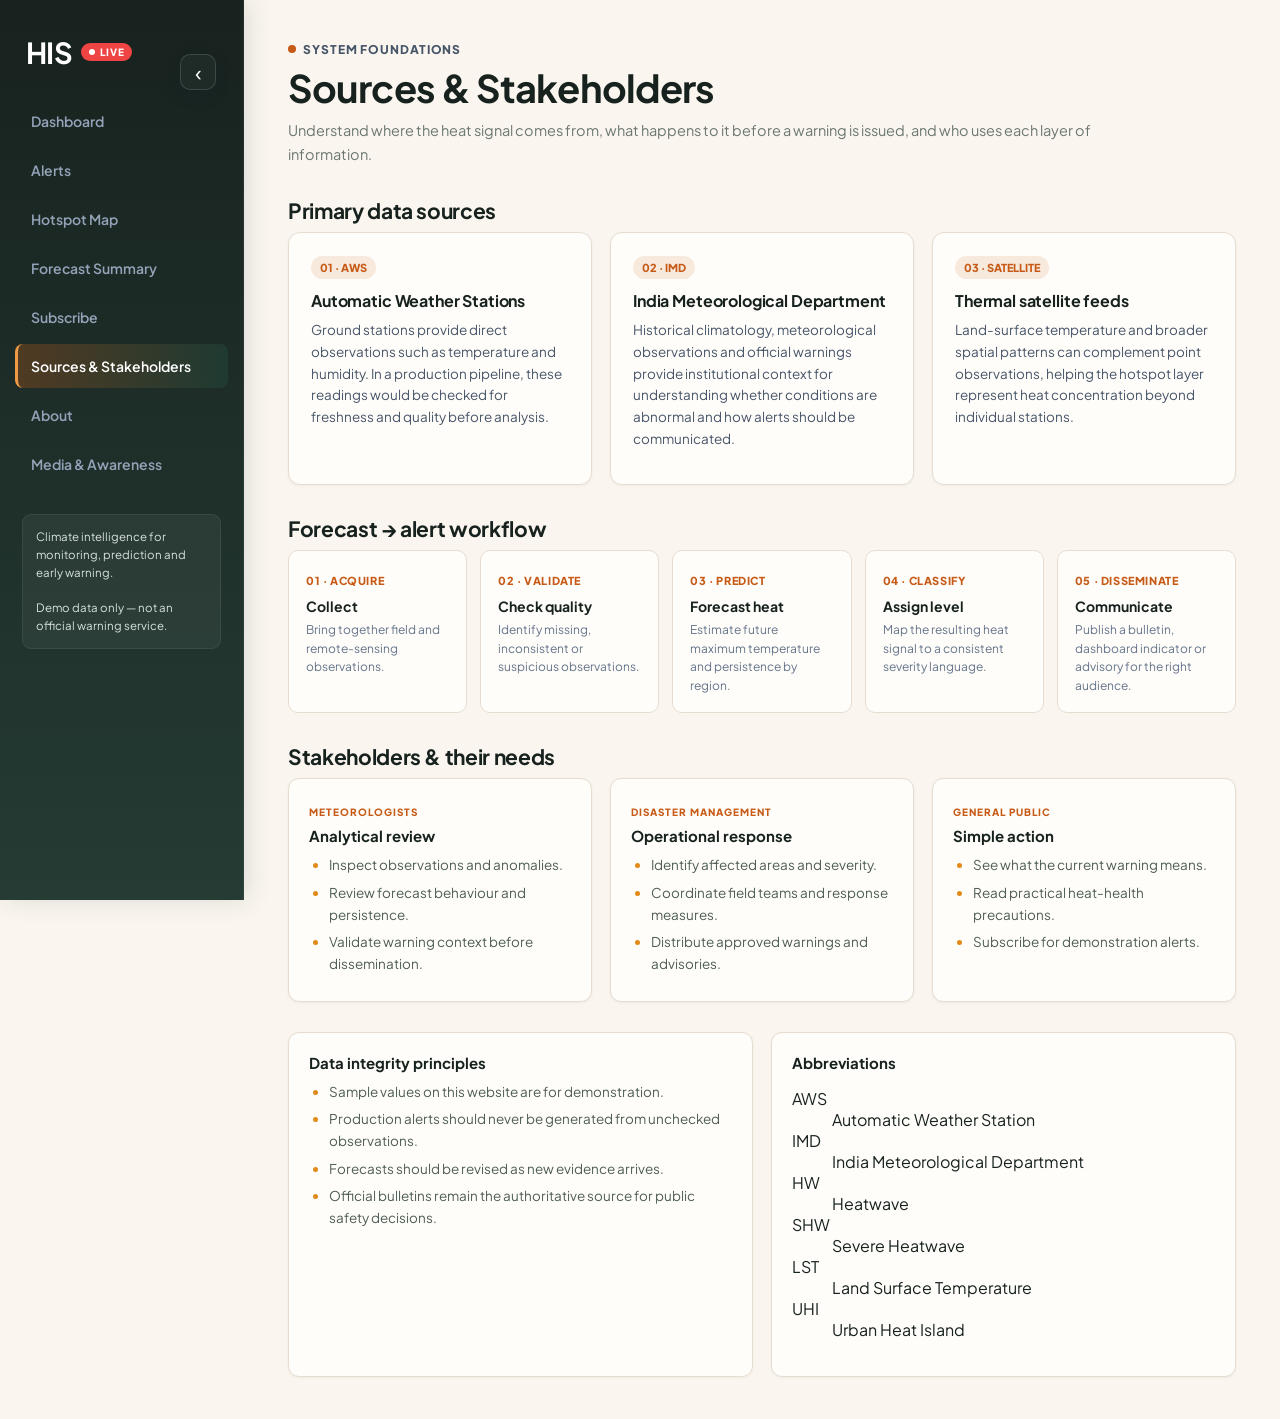
<file: WDL_Heatwave/sources.html>
<!DOCTYPE html>
<html lang="en">
<head>
    <meta charset="UTF-8">
    <meta name="viewport" content="width=device-width, initial-scale=1">
    <title>Sources & Stakeholders | Heatwave Intelligence System</title>
    <link rel="preconnect" href="https://fonts.googleapis.com">
    <link rel="preconnect" href="https://fonts.gstatic.com" crossorigin>
    <link href="https://fonts.googleapis.com/css2?family=Plus+Jakarta+Sans:wght@400;500;600;700;800&display=swap" rel="stylesheet">
    <link rel="stylesheet" href="style.css">
</head>
<body>
<aside class="sidebar" id="site-sidebar">
    <div class="sidebar-brand">
        <h2>HIS</h2><span class="live-dot">LIVE</span>
        <button type="button" id="sidebar-toggle" class="sidebar-toggle" aria-controls="site-sidebar" aria-expanded="true" title="Collapse sidebar">
            <span class="toggle-icon" aria-hidden="true">‹</span><span class="toggle-label">Collapse sidebar</span>
        </button>
    </div>
    <nav aria-label="Main navigation">
        <a href="index.html" data-short="D">Dashboard</a><a href="alerts.html" data-short="A">Alerts</a><a href="hotspot.html" data-short="M">Hotspot Map</a><a href="forecast.html" data-short="F">Forecast Summary</a><a href="subscribe.html" data-short="S">Subscribe</a><a href="sources.html" class="active" aria-current="page" data-short="R">Sources &amp; Stakeholders</a><a href="about.html" data-short="I">About</a><a href="media.html" data-short="W">Media &amp; Awareness</a>
    </nav>
    <div class="sidebar-note">Climate intelligence for monitoring, prediction and early warning.<br><br>Demo data only — not an official warning service.</div>
</aside>
<main class="main">
    <div class="content">
        
<section class="page-head"><div class="eyebrow">System foundations</div><h1>Sources &amp; Stakeholders</h1><p>Understand where the heat signal comes from, what happens to it before a warning is issued, and who uses each layer of information.</p></section>

<section class="section">
    <h2 class="section-title">Primary data sources</h2>
    <div class="grid">
        <article class="card"><span class="card-number">01 · AWS</span><h3>Automatic Weather Stations</h3><p>Ground stations provide direct observations such as temperature and humidity. In a production pipeline, these readings would be checked for freshness and quality before analysis.</p></article>
        <article class="card"><span class="card-number">02 · IMD</span><h3>India Meteorological Department</h3><p>Historical climatology, meteorological observations and official warnings provide institutional context for understanding whether conditions are abnormal and how alerts should be communicated.</p></article>
        <article class="card"><span class="card-number">03 · SATELLITE</span><h3>Thermal satellite feeds</h3><p>Land-surface temperature and broader spatial patterns can complement point observations, helping the hotspot layer represent heat concentration beyond individual stations.</p></article>
    </div>
</section>

<section class="section">
    <h2 class="section-title">Forecast → alert workflow</h2>
    <div class="process-grid">
        <article class="process-step"><span class="step-no">01 · ACQUIRE</span><h3>Collect</h3><p>Bring together field and remote-sensing observations.</p></article>
        <article class="process-step"><span class="step-no">02 · VALIDATE</span><h3>Check quality</h3><p>Identify missing, inconsistent or suspicious observations.</p></article>
        <article class="process-step"><span class="step-no">03 · PREDICT</span><h3>Forecast heat</h3><p>Estimate future maximum temperature and persistence by region.</p></article>
        <article class="process-step"><span class="step-no">04 · CLASSIFY</span><h3>Assign level</h3><p>Map the resulting heat signal to a consistent severity language.</p></article>
        <article class="process-step"><span class="step-no">05 · DISSEMINATE</span><h3>Communicate</h3><p>Publish a bulletin, dashboard indicator or advisory for the right audience.</p></article>
    </div>
</section>

<section class="section">
    <h2 class="section-title">Stakeholders &amp; their needs</h2>
    <div class="grid">
        <article class="list-card"><span class="section-kicker">METEOROLOGISTS</span><h3>Analytical review</h3><ul><li>Inspect observations and anomalies.</li><li>Review forecast behaviour and persistence.</li><li>Validate warning context before dissemination.</li></ul></article>
        <article class="list-card"><span class="section-kicker">DISASTER MANAGEMENT</span><h3>Operational response</h3><ul><li>Identify affected areas and severity.</li><li>Coordinate field teams and response measures.</li><li>Distribute approved warnings and advisories.</li></ul></article>
        <article class="list-card"><span class="section-kicker">GENERAL PUBLIC</span><h3>Simple action</h3><ul><li>See what the current warning means.</li><li>Read practical heat-health precautions.</li><li>Subscribe for demonstration alerts.</li></ul></article>
    </div>
</section>

<section class="section">
    <div class="grid-2">
        <article class="list-card"><h3>Data integrity principles</h3><ul><li>Sample values on this website are for demonstration.</li><li>Production alerts should never be generated from unchecked observations.</li><li>Forecasts should be revised as new evidence arrives.</li><li>Official bulletins remain the authoritative source for public safety decisions.</li></ul></article>
        <article class="list-card"><h3>Abbreviations</h3><dl><dt>AWS</dt><dd>Automatic Weather Station</dd><dt>IMD</dt><dd>India Meteorological Department</dd><dt>HW</dt><dd>Heatwave</dd><dt>SHW</dt><dd>Severe Heatwave</dd><dt>LST</dt><dd>Land Surface Temperature</dd><dt>UHI</dt><dd>Urban Heat Island</dd></dl></article>
    </div>
</section>

    </div>
</main>
<script src="jquery-4.0.0.min.js"></script>
<script src="data.js"></script>
<script src="site.js"></script>

</body>
</html>
</file>
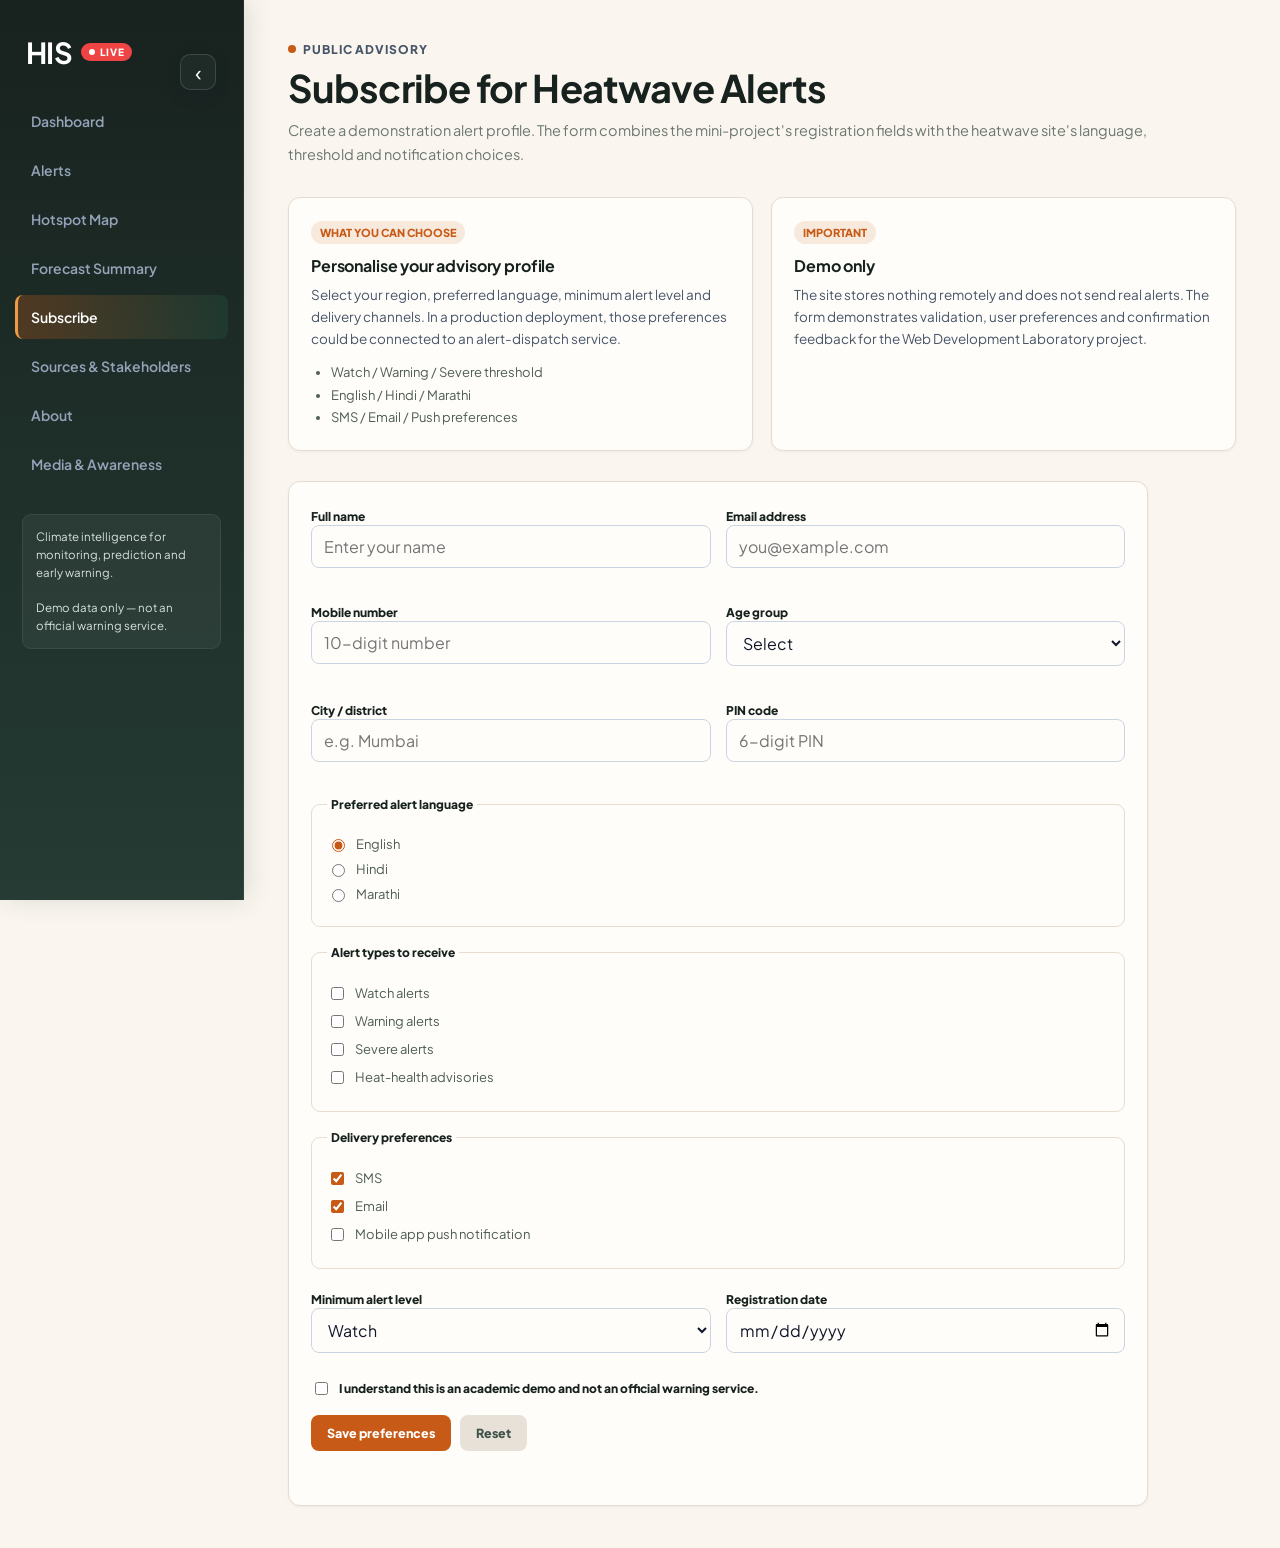
<file: WDL_Heatwave/subscribe.html>
<!DOCTYPE html>
<html lang="en">
<head>
    <meta charset="UTF-8">
    <meta name="viewport" content="width=device-width, initial-scale=1">
    <title>Subscribe | Heatwave Intelligence System</title>
    <link rel="preconnect" href="https://fonts.googleapis.com">
    <link rel="preconnect" href="https://fonts.gstatic.com" crossorigin>
    <link href="https://fonts.googleapis.com/css2?family=Plus+Jakarta+Sans:wght@400;500;600;700;800&display=swap" rel="stylesheet">
    <link rel="stylesheet" href="style.css">
</head>
<body>
<aside class="sidebar" id="site-sidebar">
    <div class="sidebar-brand">
        <h2>HIS</h2><span class="live-dot">LIVE</span>
        <button type="button" id="sidebar-toggle" class="sidebar-toggle" aria-controls="site-sidebar" aria-expanded="true" title="Collapse sidebar">
            <span class="toggle-icon" aria-hidden="true">‹</span><span class="toggle-label">Collapse sidebar</span>
        </button>
    </div>
    <nav aria-label="Main navigation">
        <a href="index.html" data-short="D">Dashboard</a><a href="alerts.html" data-short="A">Alerts</a><a href="hotspot.html" data-short="M">Hotspot Map</a><a href="forecast.html" data-short="F">Forecast Summary</a><a href="subscribe.html" class="active" aria-current="page" data-short="S">Subscribe</a><a href="sources.html" data-short="R">Sources &amp; Stakeholders</a><a href="about.html" data-short="I">About</a><a href="media.html" data-short="W">Media &amp; Awareness</a>
    </nav>
    <div class="sidebar-note">Climate intelligence for monitoring, prediction and early warning.<br><br>Demo data only — not an official warning service.</div>
</aside>
<main class="main">
    <div class="content">
        
<section class="page-head"><div class="eyebrow">Public advisory</div><h1>Subscribe for Heatwave Alerts</h1><p>Create a demonstration alert profile. The form combines the mini-project's registration fields with the heatwave site's language, threshold and notification choices.</p></section>

<section class="section">
    <div class="grid-2">
        <article class="card"><span class="card-number">WHAT YOU CAN CHOOSE</span><h3>Personalise your advisory profile</h3><p>Select your region, preferred language, minimum alert level and delivery channels. In a production deployment, those preferences could be connected to an alert-dispatch service.</p><ul class="compact-list"><li>Watch / Warning / Severe threshold</li><li>English / Hindi / Marathi</li><li>SMS / Email / Push preferences</li></ul></article>
        <article class="card"><span class="card-number">IMPORTANT</span><h3>Demo only</h3><p>The site stores nothing remotely and does not send real alerts. The form demonstrates validation, user preferences and confirmation feedback for the Web Development Laboratory project.</p></article>
    </div>
</section>

<section class="section">
    <form class="form-card" id="subscribe-form">
        <div class="form-grid">
            <div class="form-group"><label for="cname">Full name</label><input id="cname" name="name" type="text" placeholder="Enter your name" required></div>
            <div class="form-group"><label for="email">Email address</label><input id="email" name="email" type="email" placeholder="you@example.com" required></div>
            <div class="form-group"><label for="mobile">Mobile number</label><input id="mobile" name="mobile" type="tel" placeholder="10-digit number" pattern="[0-9 +()-]{10,16}" required></div>
            <div class="form-group"><label for="ageGroup">Age group</label><select id="ageGroup" name="age" required><option value="">Select</option><option>Under 18</option><option>18–29</option><option>30–59</option><option>60+</option></select></div>
            <div class="form-group"><label for="location">City / district</label><input id="location" name="location" type="text" placeholder="e.g. Mumbai" required></div>
            <div class="form-group"><label for="pin">PIN code</label><input id="pin" name="pin" type="text" inputmode="numeric" pattern="[0-9]{6}" placeholder="6-digit PIN" required></div>
        </div>
        <fieldset><legend>Preferred alert language</legend><label class="choice"><input type="radio" name="language" value="English" checked> English</label><label class="choice"><input type="radio" name="language" value="Hindi"> Hindi</label><label class="choice"><input type="radio" name="language" value="Marathi"> Marathi</label></fieldset>
        <fieldset><legend>Alert types to receive</legend><label class="choice"><input type="checkbox" name="calerts" value="Watch"> Watch alerts</label><label class="choice"><input type="checkbox" name="calerts" value="Warning"> Warning alerts</label><label class="choice"><input type="checkbox" name="calerts" value="Severe"> Severe alerts</label><label class="choice"><input type="checkbox" name="calerts" value="Advisory"> Heat-health advisories</label></fieldset>
        <fieldset><legend>Delivery preferences</legend><label class="choice"><input type="checkbox" name="channel" value="SMS" checked> SMS</label><label class="choice"><input type="checkbox" name="channel" value="Email" checked> Email</label><label class="choice"><input type="checkbox" name="channel" value="Push"> Mobile app push notification</label></fieldset>
        <div class="form-grid"><div class="form-group"><label for="alertLevel">Minimum alert level</label><select id="alertLevel" required><option>Watch</option><option>Warning</option><option>Severe</option></select></div><div class="form-group"><label for="registrationDate">Registration date</label><input id="registrationDate" type="date"></div></div>
        <div class="form-group"><label class="choice"><input id="consent" type="checkbox" required> I understand this is an academic demo and not an official warning service.</label></div>
        <div class="form-actions"><input type="submit" value="Save preferences"><input type="reset" value="Reset"></div>
        <div id="form-message" class="form-message" role="status" aria-live="polite"></div>
    </form>
</section>

    </div>
</main>
<script src="jquery-4.0.0.min.js"></script>
<script src="data.js"></script>
<script src="site.js"></script>

</body>
</html>
</file>
<file: WDL_Heatwave/style.css>
:root {
    --ink: #17221f;
    --ink-soft: #3f514b;
    --paper: #faf6ef;
    --card: #fffdf9;
    --line: #e6ddd0;
    --muted: #6b776f;
    --primary: #c65a16;
    --primary-soft: rgba(198, 90, 22, .12);
    --danger: #d83b2d;
    --danger-soft: #fff0eb;
    --amber: #e28a18;
    --amber-soft: #fff7df;
    --l0: #2a9d78;
    --l1: #e2a41a;
    --l2: #e86f22;
    --l3: #d83b2d;
    --shadow: 0 1px 3px rgba(15, 23, 42, .06), 0 10px 28px rgba(15, 23, 42, .05);
}

* { box-sizing: border-box; }
html { scroll-behavior: smooth; }
body {
    margin: 0;
    color: var(--ink);
    background: var(--paper);
    font-family: 'Plus Jakarta Sans', -apple-system, BlinkMacSystemFont, 'Segoe UI', sans-serif;
    -webkit-font-smoothing: antialiased;
}
a { color: #0f766e; }
button, input, select { font: inherit; }

.sidebar {
    position: fixed;
    inset: 0 auto 0 0;
    width: 244px;
    padding: 34px 15px;
    background: linear-gradient(180deg, #18221f 0%, #253b34 100%);
    border-right: 1px solid rgba(255,255,255,.06);
    box-shadow: 4px 0 24px rgba(15,23,42,.12);
    z-index: 100;
    overflow-y: auto;
}
.sidebar-brand {
    display: flex;
    align-items: center;
    gap: 9px;
    padding: 0 11px 24px;
}
.sidebar-brand h2 { margin: 0; color: #fff; font-size: 29px; letter-spacing: -.6px; }
.live-dot {
    display: inline-flex;
    align-items: center;
    gap: 5px;
    color: #fff;
    background: #ef4444;
    border-radius: 999px;
    padding: 3px 8px;
    font-size: 10px;
    font-weight: 800;
    letter-spacing: .8px;
}
.live-dot::before { content: ''; width: 6px; height: 6px; border-radius: 50%; background: #fff; }
.sidebar nav a {
    display: flex;
    align-items: center;
    min-height: 44px;
    margin: 5px 0;
    padding: 10px 13px;
    color: #94a3b8;
    text-decoration: none;
    border-left: 3px solid transparent;
    border-radius: 8px;
    font-size: 14px;
    font-weight: 600;
    transition: .18s ease;
}
.sidebar nav a:hover { color: #fff; background: rgba(255,255,255,.07); transform: translateX(3px); }
.sidebar nav a.active { color: #fff; background: linear-gradient(90deg, rgba(198,90,22,.30), rgba(42,157,120,.12)); border-left-color: #ef9a44; }
.sidebar-note {
    margin: 28px 7px 0;
    padding: 13px;
    color: #d8e2dc;
    background: rgba(255,255,255,.05);
    border: 1px solid rgba(255,255,255,.07);
    border-radius: 9px;
    font-size: 11.5px;
    line-height: 1.55;
}

.main {
    margin-left: 244px;
    min-height: 100vh;
    padding: 36px 44px 42px;
}
.content {
    width: min(1400px, 100%);
    margin: 0 auto;
}
.page-head { margin-bottom: 20px; }
.page-head .eyebrow {
    display: inline-flex;
    align-items: center;
    gap: 7px;
    margin-bottom: 10px;
    color: #475569;
    font-size: 12px;
    font-weight: 800;
    text-transform: uppercase;
    letter-spacing: .9px;
}
.page-head .eyebrow::before { content: ''; width: 8px; height: 8px; border-radius: 50%; background: var(--primary); }
.page-head h1 { margin: 0; font-size: clamp(29px, 3vw, 38px); letter-spacing: -.9px; line-height: 1.12; }
.page-head p { max-width: 880px; margin: 10px 0 0; color: var(--muted); line-height: 1.65; font-size: 14.5px; }
.section { margin-top: 30px; }
.section-title { margin: 0 0 8px; font-size: 21px; letter-spacing: -.35px; }
.section-intro { margin: 0 0 17px; color: var(--muted); font-size: 14px; line-height: 1.55; }
.divider { border: 0; border-top: 1px solid var(--line); margin: 34px 0; }

.grid { display: grid; grid-template-columns: repeat(3, minmax(0,1fr)); gap: 18px; }
.grid-2 { display: grid; grid-template-columns: repeat(2, minmax(0,1fr)); gap: 18px; }
.card, .panel, .table-wrap, .form-card, .media-card, .metric-card, .protocol-card, .about-container, .hotspot-map-box, .hotspot-info, .guide-card, .hotspot-help {
    background: var(--card);
    border: 1px solid var(--line);
    border-radius: 12px;
    box-shadow: 0 1px 3px rgba(15,23,42,.05);
}
.card, .panel, .metric-card, .protocol-card, .media-card, .about-container, .form-card, .guide-card, .hotspot-help { padding: 22px; }
.card:hover, .metric-card:hover, .protocol-card:hover, .media-card:hover, .guide-card:hover {
    transform: translateY(-2px);
    box-shadow: var(--shadow);
    border-color: #d8e2dc;
}
.card, .metric-card, .protocol-card, .media-card, .guide-card { transition: .18s ease; }
.card-number { display: inline-block; padding: 5px 9px; border-radius: 999px; background: var(--primary-soft); color: var(--primary); font-size: 11px; font-weight: 800; }
.card h3, .protocol-card h3, .media-card h3, .guide-card h3 { margin: 11px 0 8px; font-size: 16px; letter-spacing: -.15px; }
.card p, .protocol-card p, .media-card p, .guide-card p { margin: 0 0 12px; color: #475569; line-height: 1.62; font-size: 13.5px; }
.card a, .protocol-card a, .media-card a { font-size: 13.5px; font-weight: 700; text-decoration: none; }
.card a:hover, .protocol-card a:hover, .media-card a:hover { text-decoration: underline; }

.metrics-grid { display: grid; grid-template-columns: repeat(4, minmax(0,1fr)); gap: 16px; }
.metric-card .label { color: var(--muted); font-size: 10.5px; font-weight: 800; text-transform: uppercase; letter-spacing: .8px; }
.metric-card .value { margin-top: 10px; font-size: 28px; font-weight: 800; letter-spacing: -.7px; }
.metric-card .value.alert { color: var(--danger); }
.metric-card .subtext { margin-top: 5px; color: var(--muted); font-size: 12px; }
.metric-card .subtext.alert { color: var(--danger); font-weight: 700; }

.status-banner, .alert-panel, .notice, .highlight-box {
    border-radius: 10px;
    padding: 16px 18px;
}
.status-banner { margin-top: 18px; background: var(--danger-soft); border-left: 5px solid var(--danger); }
.status-banner strong { color: #b91c1c; }
.status-banner .status-time { display: inline-block; margin-left: 10px; color: #64748b; font-size: 12px; }
.small-button {
    margin-left: 8px; padding: 6px 10px; border: 1px solid #fecaca; border-radius: 7px; background: #fff; color: #991b1b; cursor: pointer; font-weight: 700;
}
.small-button:hover { background: #fee2e2; }
.season-badge { display:inline-block; margin-top: 11px; padding: 6px 10px; color:#fff; background:#253b34; border-radius:999px; font-size:11px; font-weight:800; }

.badge { display:inline-flex; align-items:center; justify-content:center; color:#fff; padding:4px 10px; border-radius:999px; font-size:11px; font-weight:800; letter-spacing:.2px; }
.l0 { background:var(--l0); } .l1 { background:var(--l1); } .l2 { background:var(--l2); } .l3 { background:var(--l3); }

.tablewrap, .table-wrapper { overflow:auto; }
table { width:100%; min-width:660px; border-collapse:collapse; }
th, td { padding:13px 16px; border-bottom:1px solid var(--line); text-align:left; }
th { background:#faf6ef; font-size:12px; color:#3f514b; text-transform:uppercase; letter-spacing:.4px; }
tbody tr:hover { background:#faf6ef; }
tr:last-child td { border-bottom:0; }
th.sort { cursor:pointer; user-select:none; }
th.sort:hover { background:#f3eee6; }

.hero {
    background:#fffdf9;
    border:1px solid var(--line);
    border-left:6px solid var(--amber);
    border-radius:12px;
    padding:25px;
    box-shadow:var(--shadow);
}
.hero h2 { margin:0 0 8px; font-size:22px; }
.hero p { margin:0; color:#4e5d56; line-height:1.65; font-size:14px; }

.alert-panel { background:#fff4e9; border:1px solid #f2cfab; border-left:7px solid var(--danger); }
.alert-label { display:inline-block; padding:6px 10px; border-radius:6px; background:var(--danger); color:#fff; font-size:10px; font-weight:800; text-transform:uppercase; letter-spacing:.65px; }
.alert-panel h2 { margin:12px 0 7px; font-size:22px; }
.alert-panel p { color:#4e5d56; line-height:1.65; font-size:14px; }
.alert-panel mark { background:#f4d98a; color:#27322e; border-radius:4px; padding:2px 5px; }
.metric-row { display:grid; grid-template-columns:repeat(3,1fr); gap:14px; margin:20px 0; }
.metric { padding:15px; background:#fffdf9; border:1px solid var(--line); border-radius:9px; }
.metric span { display:block; color:var(--muted); font-size:11px; font-weight:700; text-transform:uppercase; letter-spacing:.5px; }
.metric strong { display:block; margin-top:7px; color:var(--ink); font-size:24px; }

.alerts-grid { display:grid; grid-template-columns:repeat(4, minmax(0,1fr)); gap:16px; }
.alerts-card { padding:19px; background:#fffdf9; border:1px solid var(--line); border-radius:11px; box-shadow:0 1px 3px rgba(15,23,42,.05); }
.alerts-card h3 { margin:0 0 7px; font-size:16px; }
.alerts-card p { margin:8px 0 0; color:#4e5d56; font-size:13px; line-height:1.55; }
.alerts-card.alerts-l0 { border-top:4px solid var(--l0); }
.alerts-card.alerts-l1 { border-top:4px solid var(--l1); }
.alerts-card.alerts-l2 { border-top:4px solid var(--l2); }
.alerts-card.alerts-l3 { border-top:4px solid var(--l3); }
.alerts-label { color:var(--muted); font-size:11px; text-transform:uppercase; letter-spacing:.5px; }
.alerts-temp { margin:6px 0 !important; font-size:26px !important; font-weight:800; color:var(--ink) !important; }
.alerts-list { margin:10px 0 0; padding-left:20px; color:#4e5d56; line-height:1.7; font-size:13.5px; }

.forecast-toolbar { display:flex; align-items:end; justify-content:space-between; gap:16px; flex-wrap:wrap; }
.forecast-label { display:block; margin-bottom:7px; color:#3f514b; font-size:12px; font-weight:800; }
.forecast-select, .filter-bar select, input[type='text'], input[type='email'], input[type='tel'], input[type='date'], select {
    width:100%; padding:10px 12px; border:1px solid #cbd5e1; border-radius:8px; background:#fffdf9; color:#0f172a;
}
.forecast-select { width:300px; max-width:100%; }
.forecast-covers { margin:10px 0 0; color:var(--muted); font-size:12.5px; line-height:1.55; }
.forecast-legend { display:flex; flex-wrap:wrap; gap:8px; margin:16px 0; }
.forecast-pill { display:inline-flex; color:#fff; padding:4px 10px; border-radius:999px; font-size:11px; font-weight:800; }
.level-normal { background:var(--l0); } .level-watch { background:var(--l1); } .level-warning { background:var(--l2); } .level-severe { background:var(--l3); }
.forecast-grid { display:grid; grid-template-columns:repeat(7, minmax(0,1fr)); gap:12px; }
.forecast-card { padding:17px; background:#fffdf9; border:1px solid var(--line); border-radius:11px; box-shadow:0 1px 3px rgba(15,23,42,.05); }
.forecast-day { margin:0 0 8px; color:var(--muted); font-size:10.5px; font-weight:800; text-transform:uppercase; letter-spacing:.55px; }
.forecast-temp { margin:0 0 10px; font-size:25px; font-weight:800; }
.forecast-summary { padding:17px 19px; background:#fffdf9; border:1px solid var(--line); border-radius:11px; box-shadow:0 1px 3px rgba(15,23,42,.05); }
.forecast-summary p { margin:0 0 7px; color:#4e5d56; font-size:13.5px; line-height:1.6; }
.forecast-summary p:last-child { margin-bottom:0; }
.filter-bar { display:flex; align-items:center; gap:12px; padding:13px 15px; background:#f3eee6; border-radius:8px; }
.filter-bar label { white-space:nowrap; font-size:12px; font-weight:800; }
.filter-bar select { width:230px; }

.severity-severe { color:#c53227; font-weight:800; }
.severity-heatwave { color:#a65d10; font-weight:800; }
.severity-normal { color:#197257; font-weight:800; }
.table-wrapper { background:#fffdf9; border:1px solid var(--line); border-radius:12px; box-shadow:0 1px 3px rgba(15,23,42,.05); }
.table-wrapper caption { padding:16px 18px; text-align:left; font-size:15px; font-weight:800; color:var(--ink); }
.table-wrapper th { background:#0f172a; color:#fff; }
.table-wrapper tfoot td { background:#faf6ef; color:var(--muted); font-size:11.5px; }

.process-grid { display:grid; grid-template-columns:repeat(5, minmax(0,1fr)); gap:13px; }
.process-step { padding:17px; background:#fffdf9; border:1px solid var(--line); border-radius:10px; }
.process-step .step-no { color:var(--primary); font-weight:900; font-size:11px; letter-spacing:.6px; }
.process-step h3 { margin:8px 0 6px; font-size:14px; }
.process-step p { margin:0; color:#64748b; font-size:12px; line-height:1.55; }

.info-grid { display:grid; grid-template-columns:repeat(3,minmax(0,1fr)); gap:16px; }
.info-block { padding:20px; background:#fffdf9; border:1px solid var(--line); border-radius:11px; }
.info-block.objective { border-top:4px solid #3a8d8a; }
.info-block.sources { border-top:4px solid var(--amber); }
.info-block.stakeholders { border-top:4px solid var(--l0); }
.info-block h3 { margin:0 0 8px; font-size:15px; }
.info-block p { margin:0; color:#4e5d56; font-size:13.5px; line-height:1.65; }
blockquote { margin:20px 0 0; padding:16px 19px; background:var(--amber-soft); border-left:5px solid var(--amber); border-radius:8px; color:#4e5d56; font-size:13.5px; line-height:1.65; }
.list-card { background:#fffdf9; border:1px solid var(--line); border-radius:11px; padding:20px; box-shadow:0 1px 3px rgba(15,23,42,.05); }
.list-card h3 { margin:0 0 9px; font-size:15px; }
.list-card ul, .list-card ol { margin:0; padding-left:20px; color:#4e5d56; font-size:13.5px; line-height:1.65; }
.list-card li { margin:5px 0; }
.list-card li::marker { color:var(--amber); font-weight:900; }

.form-card { max-width:860px; }
.form-card > p { color:var(--muted); font-size:13.5px; line-height:1.6; }
.form-group { margin-bottom:17px; }
.form-group label, fieldset legend { color:var(--ink); font-size:12px; font-weight:800; }
.form-grid { display:grid; grid-template-columns:repeat(2,minmax(0,1fr)); gap:15px; }
fieldset { margin:18px 0; padding:15px; border:1px solid var(--line); border-radius:9px; }
fieldset legend { padding:0 4px; }
.choice { display:flex; align-items:center; gap:8px; margin:9px 0; color:#4e5d56; font-size:13px; }
.choice input { accent-color:var(--primary); }
.form-actions { display:flex; gap:9px; }
input[type='submit'], input[type='reset'], .button { border:0; border-radius:8px; padding:10px 16px; cursor:pointer; font-weight:800; font-size:12.5px; }
input[type='submit'], .button-primary { color:#fff; background:var(--primary); }
input[type='submit']:hover, .button-primary:hover { background:#a94712; }
input[type='reset'] { color:#3f514b; background:#e8e1d7; }
.form-message { min-height:20px; margin-top:12px; font-size:12.5px; font-weight:800; }
.form-message.success { color:#197257; } .form-message.error { color:#b91c1c; }

.media-grid { display:grid; grid-template-columns:repeat(2,minmax(0,1fr)); gap:17px; }
.media-card h3 { margin-top:0; }
.media-link { display:inline-flex; margin-top:5px; padding:9px 12px; background:#e8f3ef; color:#176b59; border-radius:8px; text-decoration:none; font-weight:800; }
.media-link:hover { background:#d9ebe4; }
.notice { background:#fffbeb; border-left:4px solid var(--amber); color:#70461d; font-size:13px; line-height:1.6; }

.map-layout { display:grid; grid-template-columns:minmax(0,2fr) minmax(260px,.8fr); gap:18px; align-items:start; }
.hotspot-map-box, .hotspot-info { padding:20px; }
.map-toolbar { display:flex; justify-content:space-between; align-items:center; gap:12px; flex-wrap:wrap; margin-bottom:13px; }
.map-toolbar h3 { margin:0; font-size:16px; }
.map-buttons { display:flex; gap:7px; }
.map-buttons button { min-width:35px; padding:7px 11px; border:1px solid var(--line); border-radius:8px; background:#fffdf9; cursor:pointer; font-weight:800; }
.map-buttons button:hover { background:#faf6ef; }
.map-container { overflow:hidden; border:1px solid var(--line); border-radius:10px; background:#faf6ef; }
#indiaMap { width:100%; height:620px; display:block; cursor:grab; }
#indiaMap:active { cursor:grabbing; }
.state { stroke:#fff; stroke-width:.8; cursor:pointer; transition:opacity .15s, stroke .15s; }
.state:hover { opacity:.82; stroke:#253b34; stroke-width:1.8; }
.state.selected { stroke:#253b34; stroke-width:2.5; }
.map-loading { padding:36px; text-align:center; color:var(--muted); font-size:13px; }
.hotspot-info { border-top:4px solid #cbd5e1; }
.hotspot-label { color:var(--muted); font-size:10.5px; font-weight:800; text-transform:uppercase; letter-spacing:.7px; }
.hotspot-temp { margin:7px 0 11px; font-size:31px; font-weight:800; letter-spacing:-.7px; }
.hotspot-message { margin:0; color:#4e5d56; font-size:13px; line-height:1.6; }
.region-list { display:grid; gap:7px; margin-top:14px; }
.region-button { width:100%; padding:10px 13px; text-align:left; border:1px solid var(--line); border-left:4px solid var(--line); border-radius:8px; background:#fffdf9; cursor:pointer; }
.region-button:hover { background:#faf6ef; }
.region-button.active { background:#f3eee6; border-color:#a9bbb2; }
.region-button strong { display:block; font-size:12.5px; }
.region-button span { display:block; margin-top:2px; color:var(--muted); font-size:11.5px; }
.hotspot-guide { display:grid; grid-template-columns:repeat(4, minmax(0,1fr)); gap:15px; }
.guide-card.guide-l0 { border-top:4px solid var(--l0); } .guide-card.guide-l1 { border-top:4px solid var(--l1); } .guide-card.guide-l2 { border-top:4px solid var(--l2); } .guide-card.guide-l3 { border-top:4px solid var(--l3); }
.hotspot-help { color:#4e5d56; font-size:13px; line-height:1.65; }
.hotspot-help strong { color:var(--ink); }

.footer-text { color:var(--muted); font-size:11.5px; text-align:center; margin-top:30px; padding-top:18px; border-top:1px solid var(--line); }
.hidden { display:none !important; }

@media (max-width: 1150px) {
    .metrics-grid { grid-template-columns:repeat(2,minmax(0,1fr)); }
    .grid, .info-grid { grid-template-columns:repeat(2,minmax(0,1fr)); }
    .alerts-grid, .hotspot-guide { grid-template-columns:repeat(2,minmax(0,1fr)); }
    .process-grid { grid-template-columns:repeat(3,minmax(0,1fr)); }
    .map-layout { grid-template-columns:1fr; }
}
@media (max-width: 820px) {
    .sidebar { position:static; width:auto; height:auto; padding:18px; }
    .sidebar-brand { padding-bottom:14px; }
    .sidebar nav { display:grid; grid-template-columns:repeat(2,minmax(0,1fr)); gap:5px; }
    .sidebar nav a { margin:0; }
    .sidebar-note { display:none; }
    .main { margin-left:0; padding:28px 18px 36px; }
    .forecast-grid { grid-template-columns:repeat(4,minmax(0,1fr)); }
    .media-grid, .grid-2 { grid-template-columns:1fr; }
}
@media (max-width: 620px) {
    .sidebar nav { grid-template-columns:1fr; }
    .main { padding:22px 14px 30px; }
    .grid, .info-grid, .metrics-grid, .alerts-grid, .hotspot-guide, .process-grid, .form-grid { grid-template-columns:1fr; }
    .forecast-grid { grid-template-columns:repeat(2,minmax(0,1fr)); }
    .metric-row { grid-template-columns:1fr; }
    .filter-bar { flex-direction:column; align-items:stretch; }
    .filter-bar select { width:100%; }
    #indiaMap { height:460px; }
    .form-actions { flex-direction:column; }
}
.alerts-card.alerts-l0 { border-top-color: var(--l0); }
.alerts-card.alerts-l1 { border-top-color: var(--l1); }
.alerts-card.alerts-l2 { border-top-color: var(--l2); }
.alerts-card.alerts-l3 { border-top-color: var(--l3); }

.value-compact { font-size:20px !important; line-height:1.25; }
.body-copy { margin:0; color:#4e5d56; line-height:1.7; font-size:14px; }
.spaced-table { margin-top:14px; }
.tight-highlight { margin-top:16px; }

input:focus, select:focus, button:focus-visible, a:focus-visible { outline: 3px solid rgba(198,90,22,.24); outline-offset: 2px; }

/* Collapsible sidebar */
.sidebar, .main { transition: width .22s ease, margin-left .22s ease, padding-left .22s ease, padding-right .22s ease; }
.sidebar { position: fixed; }
.sidebar-brand { position: relative; min-height: 42px; }

/* One toggle only. It belongs to the sidebar edge and never floats independently. */
.sidebar-toggle {
    position: absolute;
    top: 20px;
    right: 12px;
    z-index: 120;
    width: 36px;
    height: 36px;
    display: grid;
    place-items: center;
    border: 1px solid rgba(255,255,255,.14);
    border-radius: 10px;
    background: #1e2b27;
    color: #fff;
    cursor: pointer;
    box-shadow: 0 6px 16px rgba(15,23,42,.16);
    transition: background .18s ease, transform .18s ease;
}
.sidebar-toggle:hover { background: #2a3b35; transform: scale(1.04); }
.sidebar-toggle .toggle-icon { font-size: 22px; line-height: 1; }
.sidebar-toggle .toggle-label {
    position: absolute; width: 1px; height: 1px; padding: 0; margin: -1px;
    overflow: hidden; clip: rect(0,0,0,0); white-space: nowrap; border: 0;
}

/* The old secondary expand control is intentionally disabled. */
.sidebar-expand { display: none !important; }

.sidebar-collapsed .sidebar { width: 78px; padding-left: 10px; padding-right: 10px; }
.sidebar-collapsed .main { margin-left: 78px; }
.sidebar-collapsed .sidebar-brand {
    justify-content: center;
    padding: 0 0 22px;
    padding-top: 56px;
}
.sidebar-collapsed .sidebar-brand .live-dot { display: none; }
.sidebar-collapsed .sidebar-brand h2 { font-size: 18px; letter-spacing: 0; }
.sidebar-collapsed .sidebar-toggle { right: 12px; top: 14px; }
.sidebar-collapsed .sidebar nav { margin-top: 6px; }
.sidebar-collapsed .sidebar nav a {
    justify-content: center;
    width: 44px;
    min-height: 44px;
    margin: 8px auto;
    padding: 0;
    font-size: 0;
    border-left-width: 0;
    border-radius: 10px;
}
.sidebar-collapsed .sidebar nav a::after {
    content: attr(data-short);
    display: grid;
    place-items: center;
    width: 30px;
    height: 30px;
    border-radius: 8px;
    background: rgba(255,255,255,.07);
    color: #d7e2dc;
    font-size: 12px;
    font-weight: 900;
    letter-spacing: .3px;
}
.sidebar-collapsed .sidebar nav a.active::after { background: rgba(239,154,68,.18); color: #fff1df; }
.sidebar-collapsed .sidebar nav a:hover { transform: none; background: rgba(255,255,255,.04); }
.sidebar-collapsed .sidebar-note { display: none; }
.sidebar-collapsed .sidebar-brand + nav { padding-top: 2px; }
.sidebar-collapsed .content { max-width: 1480px; }

/* Richer content utilities */

.section-kicker {
    display: inline-block; margin-bottom: 8px; color: var(--primary); font-size: 10px; font-weight: 900;
    letter-spacing: 1px; text-transform: uppercase;
}
.section-heading-row { display:flex; align-items:end; justify-content:space-between; gap:20px; }
.section-link { white-space:nowrap; font-size:13px; font-weight:800; text-decoration:none; }
.section-link:hover { text-decoration:underline; }
.feature-card { border-left: 4px solid var(--primary); }
.mini-grid { display:grid; grid-template-columns:repeat(4,minmax(0,1fr)); gap:12px; margin-top:18px; }
.mini-grid > div { padding:13px; background:#f7f2e9; border:1px solid var(--line); border-radius:9px; }
.mini-grid strong { display:block; font-size:12.5px; }
.mini-grid span { display:block; margin-top:4px; color:var(--muted); font-size:11.5px; line-height:1.5; }
.tech-strip { display:flex; flex-wrap:wrap; gap:9px; }
.tech-strip span { padding:8px 11px; border-radius:999px; background:#eaf3ef; border:1px solid #d2e4dc; color:#176b59; font-size:11.5px; font-weight:800; }
.compact-list { margin:10px 0 0; padding-left:20px; color:#4e5d56; line-height:1.7; font-size:13px; }
.large-notice { padding:19px 20px; font-size:14px; }
.muted-copy { margin:0; color:var(--muted); font-size:12px; }
.body-copy { line-height:1.7; }

@media (max-width: 1150px) {
    .mini-grid { grid-template-columns:repeat(2,minmax(0,1fr)); }
}
@media (max-width: 820px) {
    .sidebar { position: static; width:auto; max-height:none; }
    .main, .sidebar-collapsed .main { margin-left:0; }
    .sidebar-toggle { position:absolute; top:14px; right:14px; }
    .sidebar-collapsed .sidebar { width:auto; max-height:72px; overflow:hidden; }
    .sidebar-collapsed .sidebar-brand { padding-top:14px; padding-right:52px; justify-content:flex-start; }
    .sidebar-collapsed .sidebar nav { margin-top:0; }
    .sidebar-collapsed .sidebar nav a { justify-content:flex-start; width:auto; min-height:44px; margin:0; padding:10px 13px; font-size:14px; border-left-width:3px; }
    .sidebar-collapsed .sidebar nav a::after { content:none; }
    .sidebar-collapsed .sidebar-note { display:none; }
    .mini-grid { grid-template-columns:1fr; }
    .section-heading-row { align-items:flex-start; flex-direction:column; gap:8px; }
}
</file>
